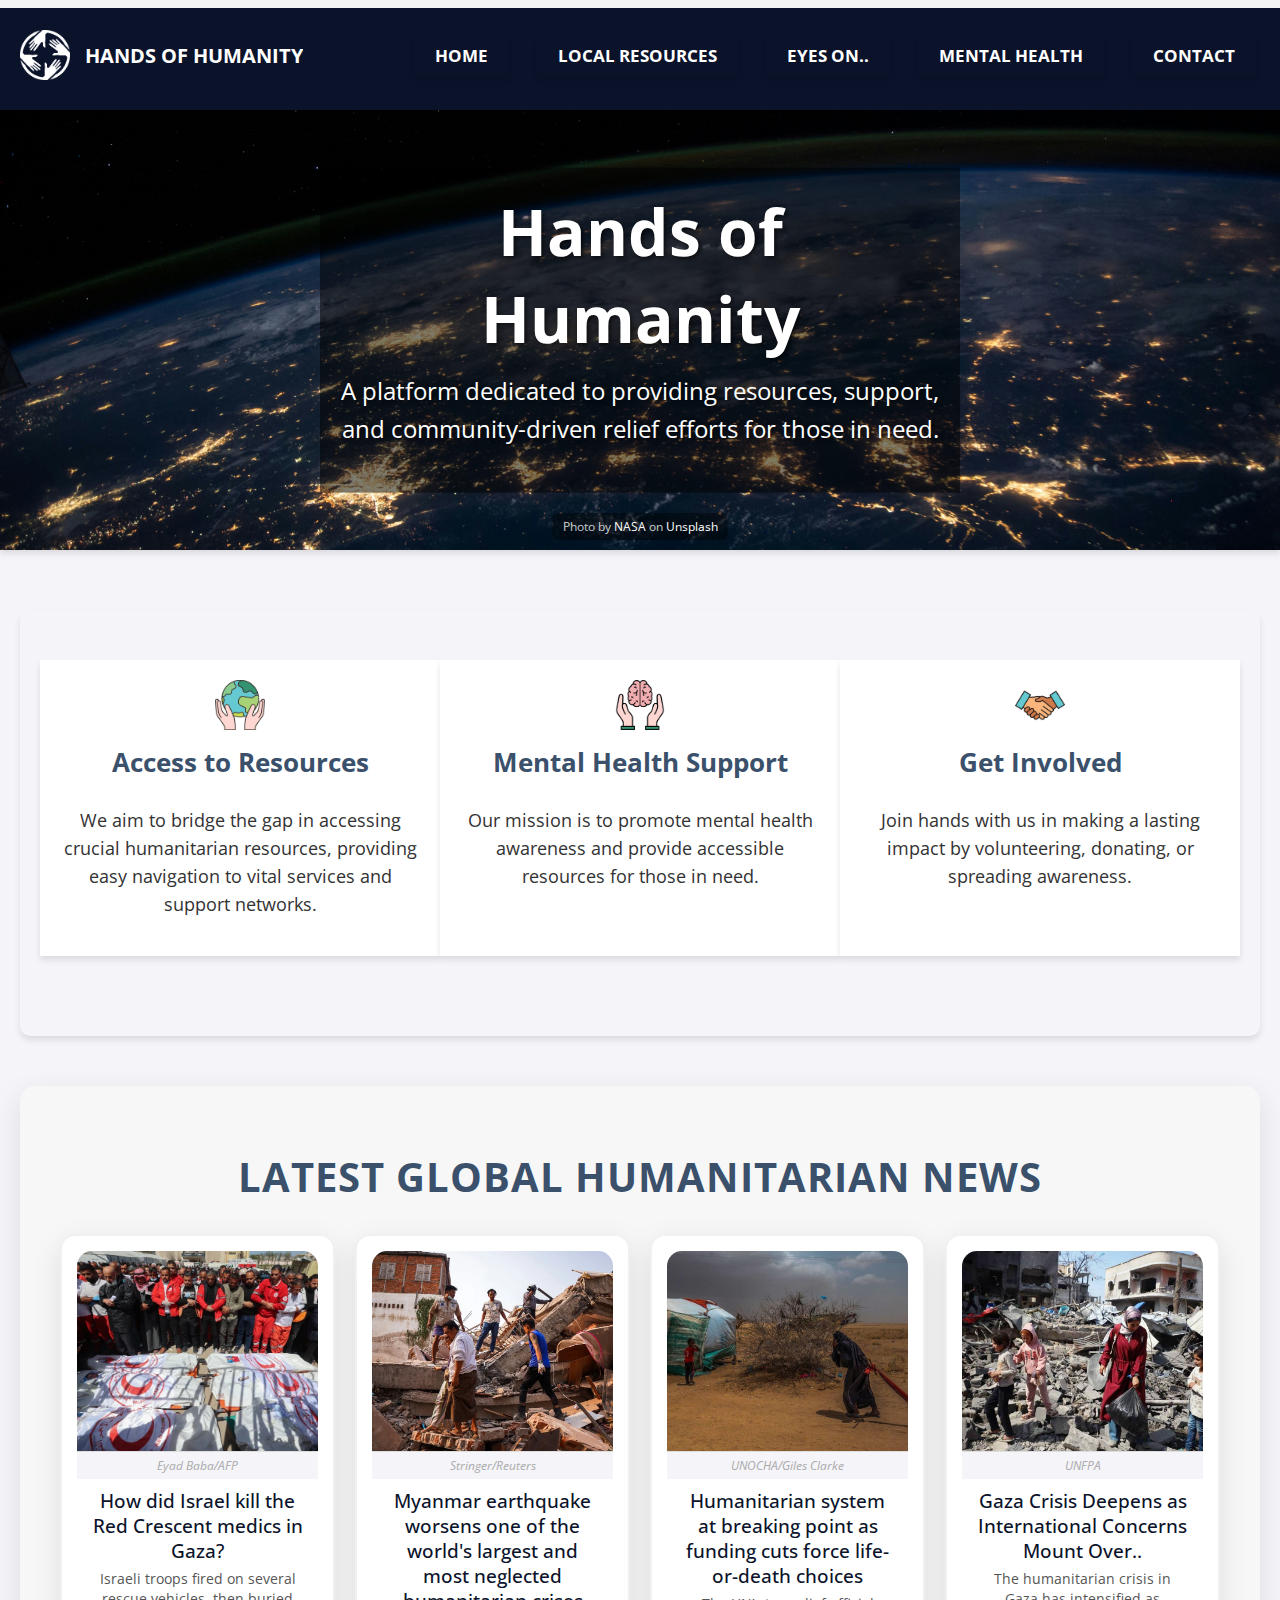
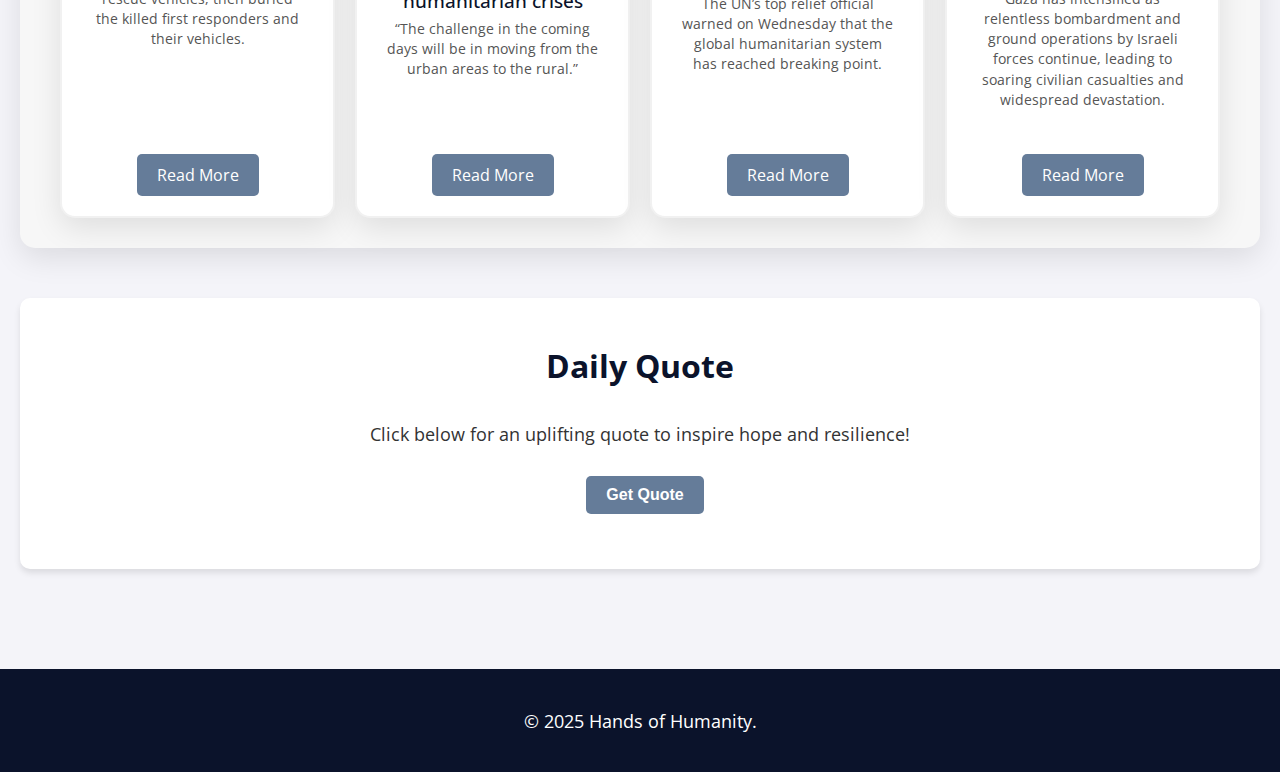
<file: index.html>
<!DOCTYPE html>
<html lang="en">
<head>
    <meta charset="UTF-8">
    <meta name="viewport" content="width=device-width, initial-scale=1.0">
    <title>Hands of Humanity</title>
	<link rel="preconnect" href="https://fonts.googleapis.com">
<link rel="preconnect" href="https://fonts.gstatic.com" crossorigin>
<link href="https://fonts.googleapis.com/css2?family=Open+Sans:ital,wght@0,300..800;1,300..800&display=swap" rel="stylesheet">
    <link rel="stylesheet" href="styles.css">
</head>
<body>
    <header>
        <div class="logo">
    
        <img src="logo.png" alt="Hands of Humanity Logo" class="logo-icon">
        <div class="logo-text">Hands of Humanity</div>
    
		</div>
        <nav>
    <!-- Hamburger icon for small screens -->
    <div class="nav-toggle" id="nav-toggle">☰</div>

    <ul class="nav-links" id="nav-links">
        <li><a href="index.html">Home</a></li>
        <li><a href="resources.html">Local Resources</a></li>
        <li class="dropdown">
            <a href="#" id="eyes-on-link">EYES ON..</a>
            <ul class="dropdown-menu" id="dropdown-menu">
                <li><a href="palestine.html">Palestine</a></li>
                <li><a href="yemen.html">Yemen</a></li>
                <li><a href="lebanon.html">Lebanon</a></li>
            </ul>
        </li>
        <li><a href="mentalhealth.html">Mental Health</a></li>
        <li><a href="contact.html">Contact</a></li>
    </ul>
</nav>

    </header>
    
	<div id="progress-container">
    <div id="progress-bar"></div>
</div>
	
	<section class="hero-section">
	<div class="hero-image">
        <img src="index-hero.jpg" alt="Home Image">
    </div>
    <div class="hero-content">
        <h1>Hands of Humanity</h1>
        <p>A platform dedicated to providing resources, support, and community-driven relief efforts for those in need.</p>
    </div>
    <div class="credit-text">
        Photo by <a href="https://unsplash.com/@nasa?utm_content=creditCopyText&utm_medium=referral&utm_source=unsplash">NASA</a> on <a href="https://unsplash.com/photos/photo-of-outer-space-Q1p7bh3SHj8?utm_content=creditCopyText&utm_medium=referral&utm_source=unsplash">Unsplash</a>
      
    </div>
</section>
    <main>
	<section class="mission-statement">
    <div class="mission-container">
        <div class="mission-item">
            <img src="earth-logo.png" alt="Access to Resources" class="mission-icon">
            <h3>Access to Resources</h3>
            <p>We aim to bridge the gap in accessing crucial humanitarian resources, providing easy navigation to vital services and support networks.</p>
        </div>
        <div class="mission-item">
            <img src="mentalhealth-icon.jpg" alt="Mental Health Support" class="mission-icon">
            <h3>Mental Health Support</h3>
            <p>Our mission is to promote mental health awareness and provide accessible resources for those in need.</p>
        </div>
        <div class="mission-item">
            <img src="getinvolved-icon.jpg" alt="Get Involved" class="mission-icon">
            <h3>Get Involved</h3>
            <p>Join hands with us in making a lasting impact by volunteering, donating, or spreading awareness.</p>
        </div>
    </div>
</section>



        <!-- Latest Headlines Section -->
        <section class="headlines">
            <h2>Latest Global Humanitarian News</h2>
            <div class="headline-cards-container">
                <div class="headline-card">
                    <img src="thumbnail1.jpg" alt="Story Image">
					<div class="image-credit">Eyad Baba/AFP</a></div>
                    <div class="headline-content">
                        <h3>How did Israel kill the Red Crescent medics in Gaza?</h3>
                        <p>Israeli troops fired on several rescue vehicles, then buried the killed first responders and their vehicles.</p>
                        <a href="https://www.aljazeera.com/features/2025/4/1/rescue-workers-israel-killed-found-in-mass-grave-in-gaza-what-to-know" class="read-more-btn">Read More</a>
                    </div>
                </div>
                <div class="headline-card">
                    <img src="thumbnail2.jpg" alt="Story Image">
					<div class="image-credit">Stringer/Reuters</div>
                    <div class="headline-content">
                        <h3>Myanmar earthquake worsens one of the world's largest and most neglected humanitarian crises</h3>
                        <p>“The challenge in the coming days will be in moving from the urban areas to the rural.”</p>
                        <a href="https://www.thenewhumanitarian.org/?gad_source=1&gclid=EAIaIQobChMI6PKcj6m6jAMV11z_AR33FjcMEAAYASAAEgKxh_D_BwE" class="read-more-btn">Read More</a>
                    </div>
                </div>
                <div class="headline-card">
                    <img src="thumbnail3.jpg" alt="Story Image">
					<div class="image-credit">UNOCHA/Giles Clarke</a></div>
                    <div class="headline-content">
                        <h3>Humanitarian system at breaking point as funding cuts force life-or-death choices</h3>
                        <p>The UN’s top relief official warned on Wednesday that the global humanitarian system has reached breaking point.</p>
                        <a href="https://news.un.org/en/story/2025/03/1161066" class="read-more-btn">Read More</a>
                    </div>
                </div>
                <div class="headline-card">
                    <img src="thumbnail4.jpg" alt="Story Image">
					<div class="image-credit">UNFPA</div>
                    <div class="headline-content">
                        <h3>Gaza Crisis Deepens as International Concerns Mount Over..</h3>
                        <p>The humanitarian crisis in Gaza has intensified as relentless bombardment and ground operations by Israeli forces continue, leading to soaring civilian casualties and widespread devastation.</p>
                        <a href="https://kashmirlife.net/gaza-crisis-deepens-as-international-concerns-mount-over-civilian-casualties-and-humanitarian-conditions-387106/" class="read-more-btn">Read More</a>
                    </div>
                </div>
            </div>
        </section>
		
		
		
		
		
		<section class="daily-quote-section">
    <h2>Daily Quote</h2>
    <p id="mental-health-tip">Click below for an uplifting quote to inspire hope and resilience!</p>
    <button id="generate-tip">Get Quote</button>
    <p id="tipDisplay"></p> <!-- This is where the tip will appear -->
</section>
    </main>
    
    <footer>
        <p>&copy; 2025 Hands of Humanity. </p>
    </footer>

    <button id="back-to-top" class="back-to-top-btn">↑</button>
    <script src="script.js"></script>
</body>
</html>
</file>
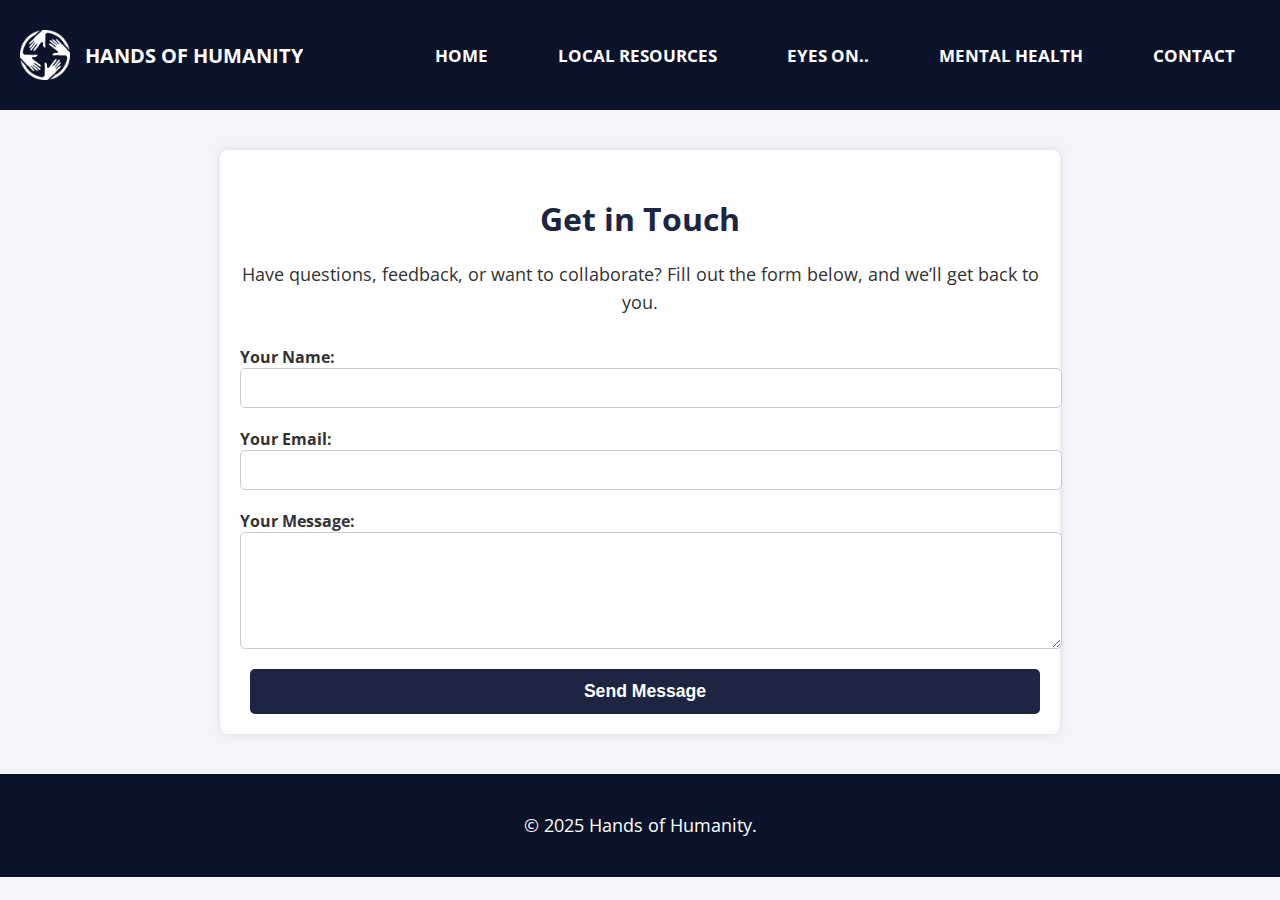
<file: contact.html>
<!DOCTYPE html>
<html lang="en">
<head>
    <meta charset="UTF-8">
    <meta name="viewport" content="width=device-width, initial-scale=1.0">
    <title>Contact Us</title>
	<link rel="preconnect" href="https://fonts.googleapis.com">
<link rel="preconnect" href="https://fonts.gstatic.com" crossorigin>
<link href="https://fonts.googleapis.com/css2?family=Open+Sans:ital,wght@0,300..800;1,300..800&display=swap" rel="stylesheet">
    <link rel="stylesheet" href="styles.css">
</head>
<body>
    <header>
        <div class="logo">
    
        <img src="logo.png" alt="Hands of Humanity Logo" class="logo-icon">
        <div class="logo-text">Hands of Humanity</div>
    
		</div>
       <nav>
    <!-- Hamburger icon for small screens -->
    <div class="nav-toggle" id="nav-toggle">☰</div>

    <ul class="nav-links" id="nav-links">
        <li><a href="index.html">Home</a></li>
        <li><a href="resources.html">Local Resources</a></li>
        <li class="dropdown">
            <a href="#" id="eyes-on-link">EYES ON..</a>
            <ul class="dropdown-menu" id="dropdown-menu">
                <li><a href="palestine.html">Palestine</a></li>
                <li><a href="yemen.html">Yemen</a></li>
                <li><a href="lebanon.html">Lebanon</a></li>
            </ul>
        </li>
        <li><a href="mentalhealth.html">Mental Health</a></li>
        <li><a href="contact.html">Contact</a></li>
    </ul>
</nav>

    </header>

    <main class="contact-container">
        <h2>Get in Touch</h2>
        <p>Have questions, feedback, or want to collaborate? Fill out the form below, and we’ll get back to you.</p>

        <form action="https://formspree.io/f/xzzejrvp" method="POST" class="contact-form">

            <div class="form-group">
                <label for="name">Your Name:</label>
                <input type="text" id="name" name="name" required>
            </div>

            <div class="form-group">
                <label for="email">Your Email:</label>
                <input type="email" id="email" name="email" required>
            </div>

            <div class="form-group">
                <label for="message">Your Message:</label>
                <textarea id="message" name="message" rows="5" required></textarea>
            </div>

            <button type="submit">Send Message</button>
        </form>

        
    </main>

    <footer>
        <p>&copy; 2025 Hands of Humanity. </p>
    </footer>
    <script src="script.js"></script>
</body>
</html>
</file>
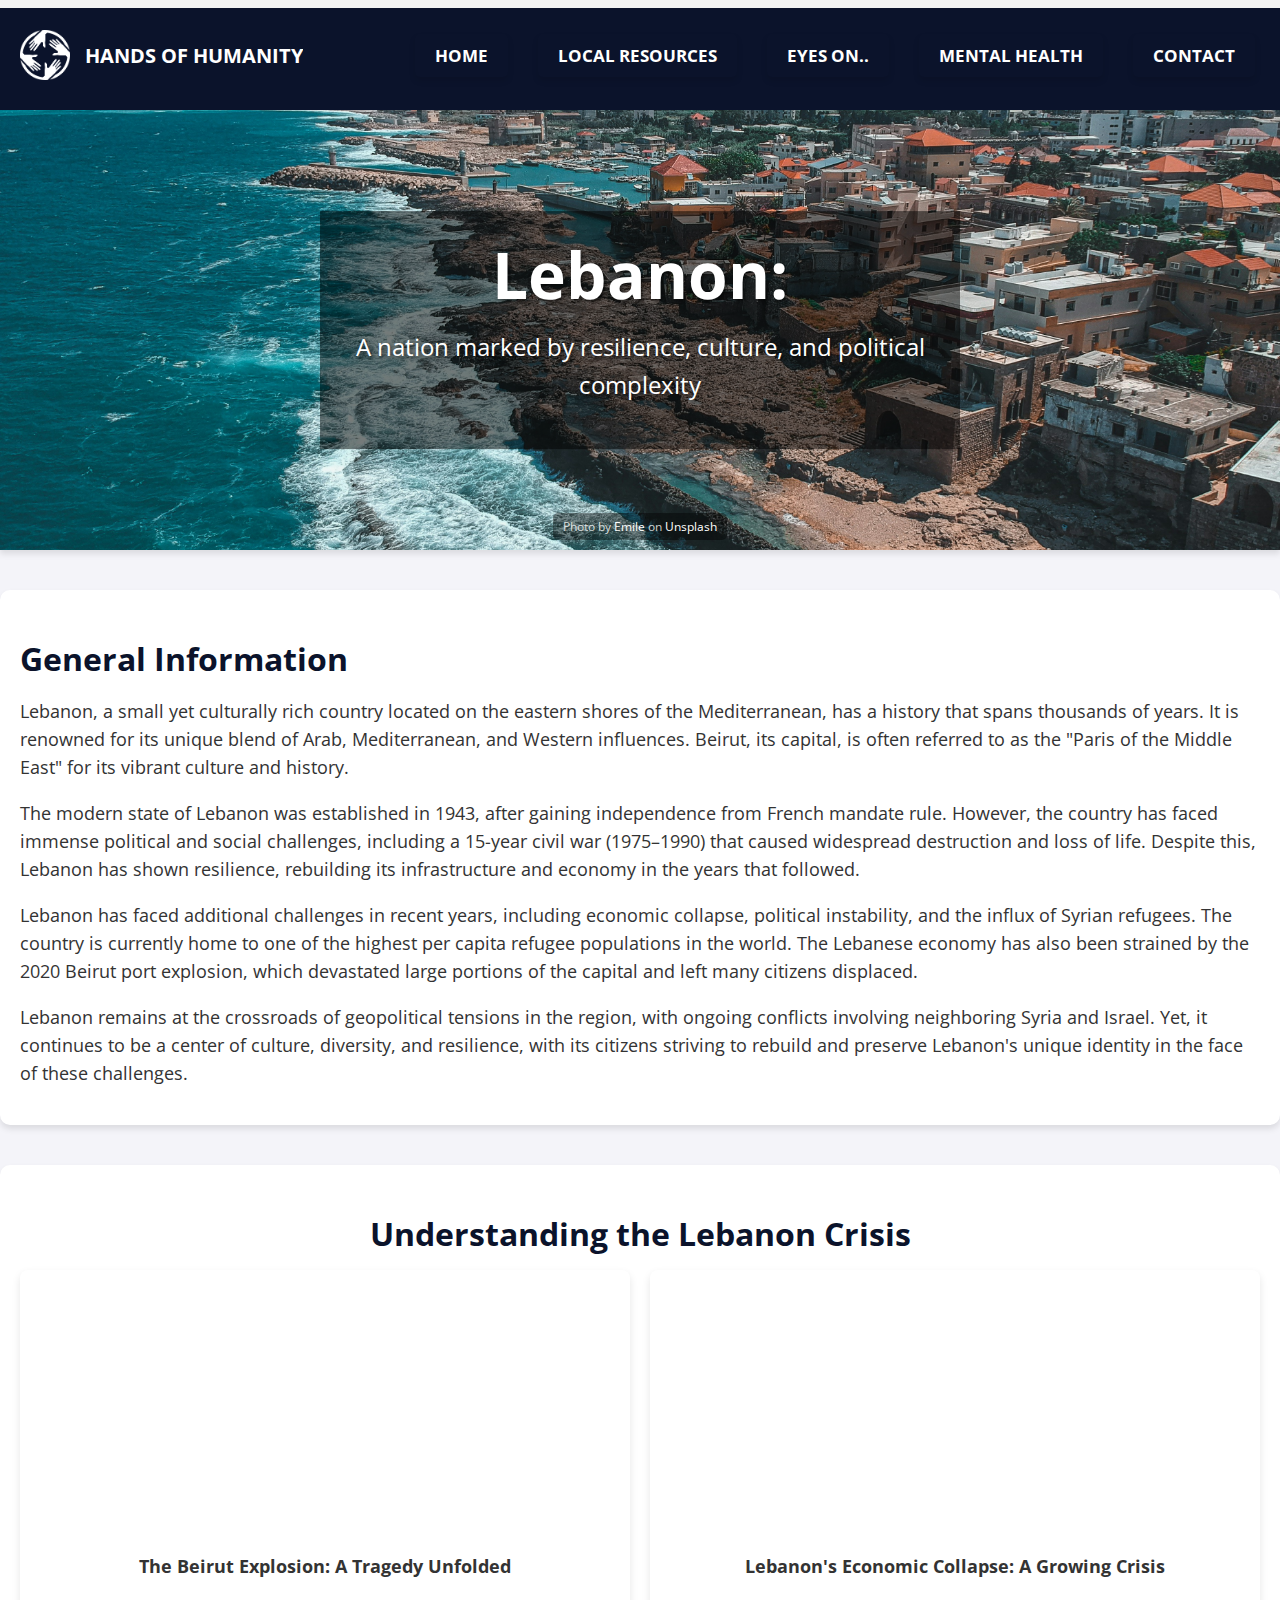
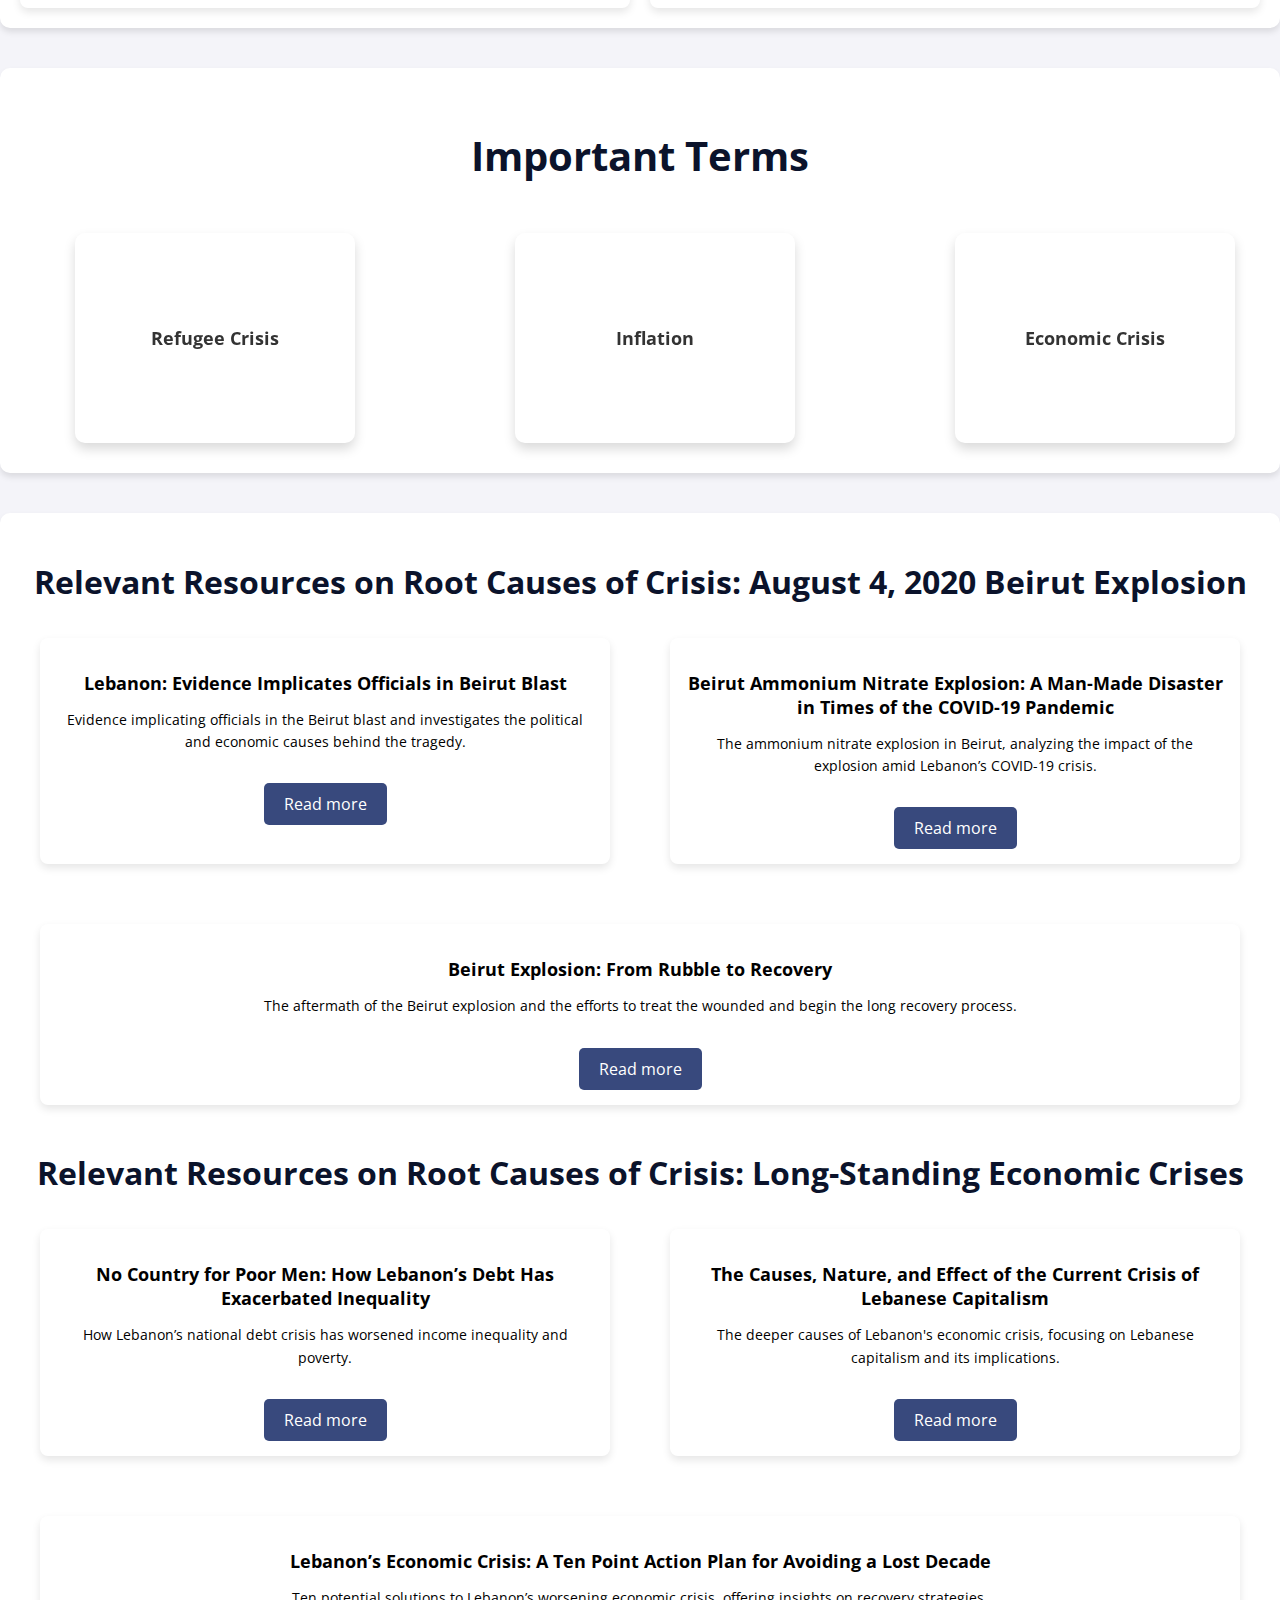
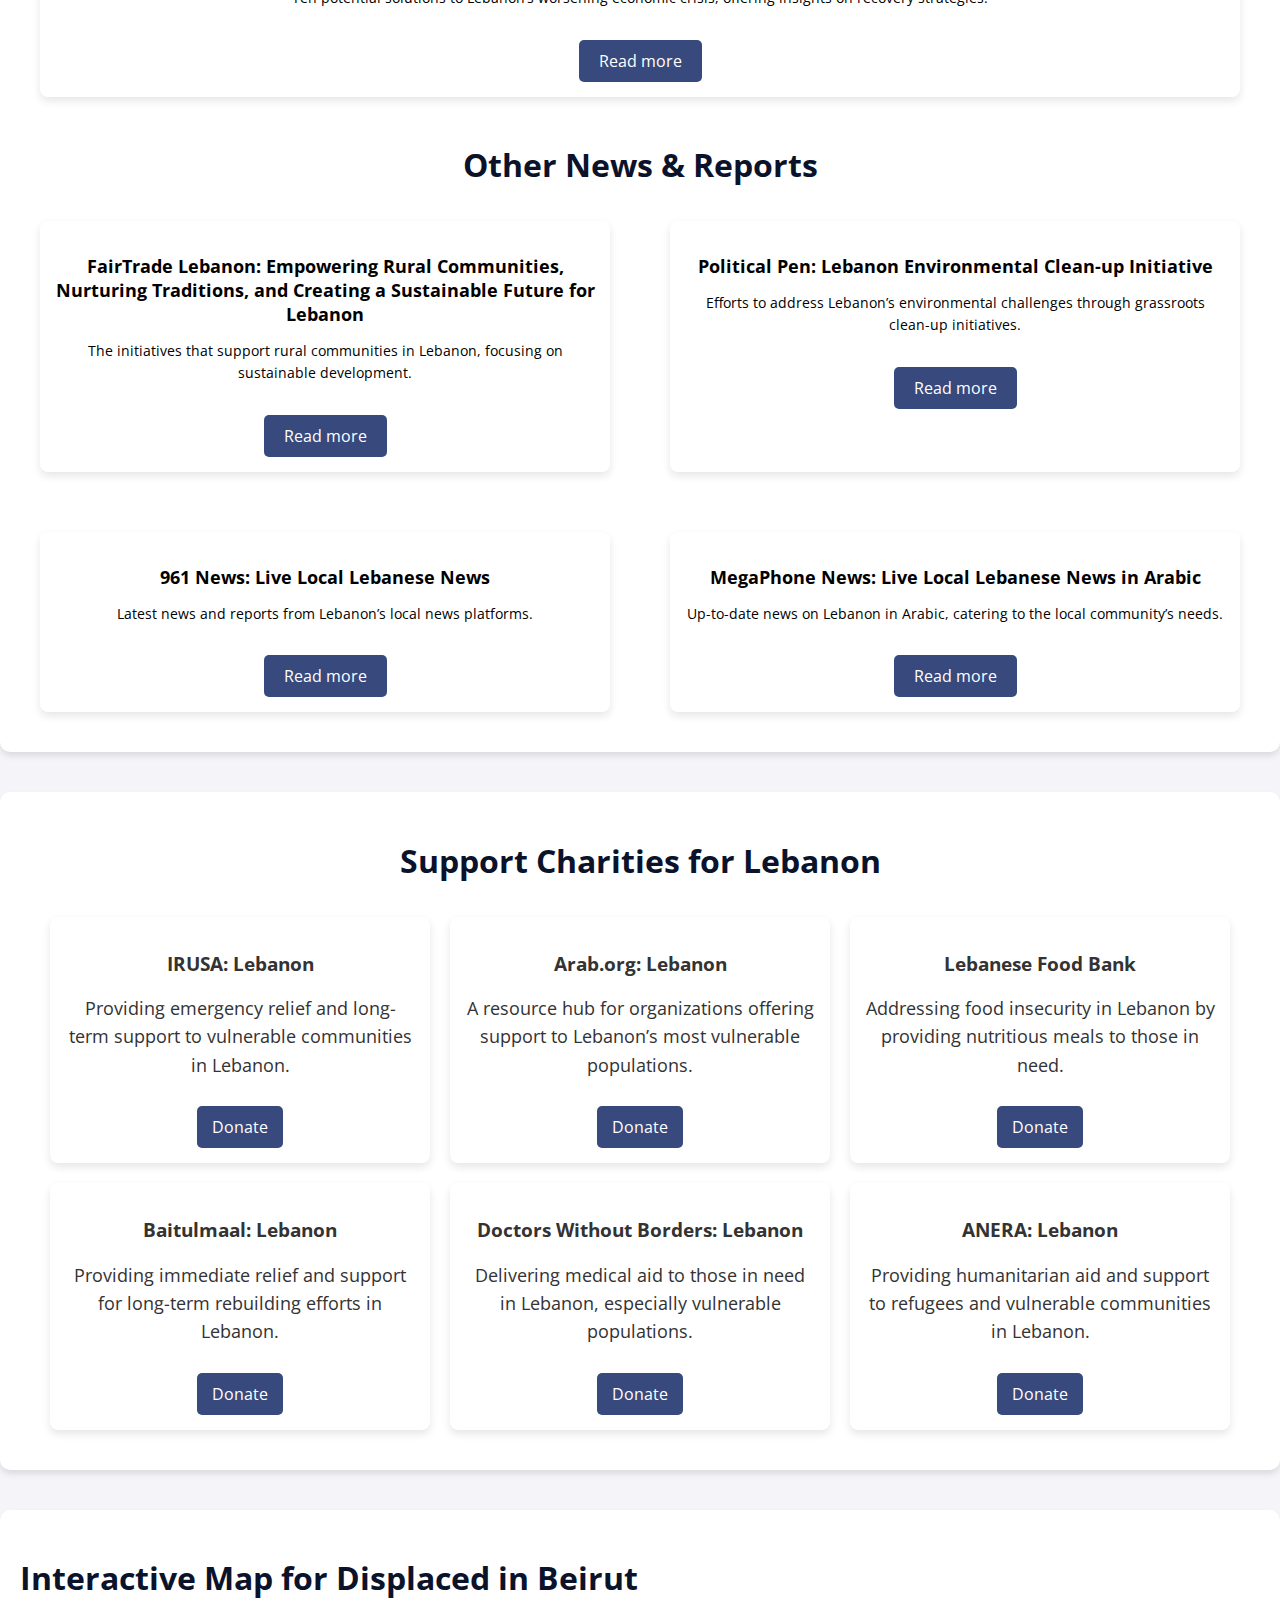
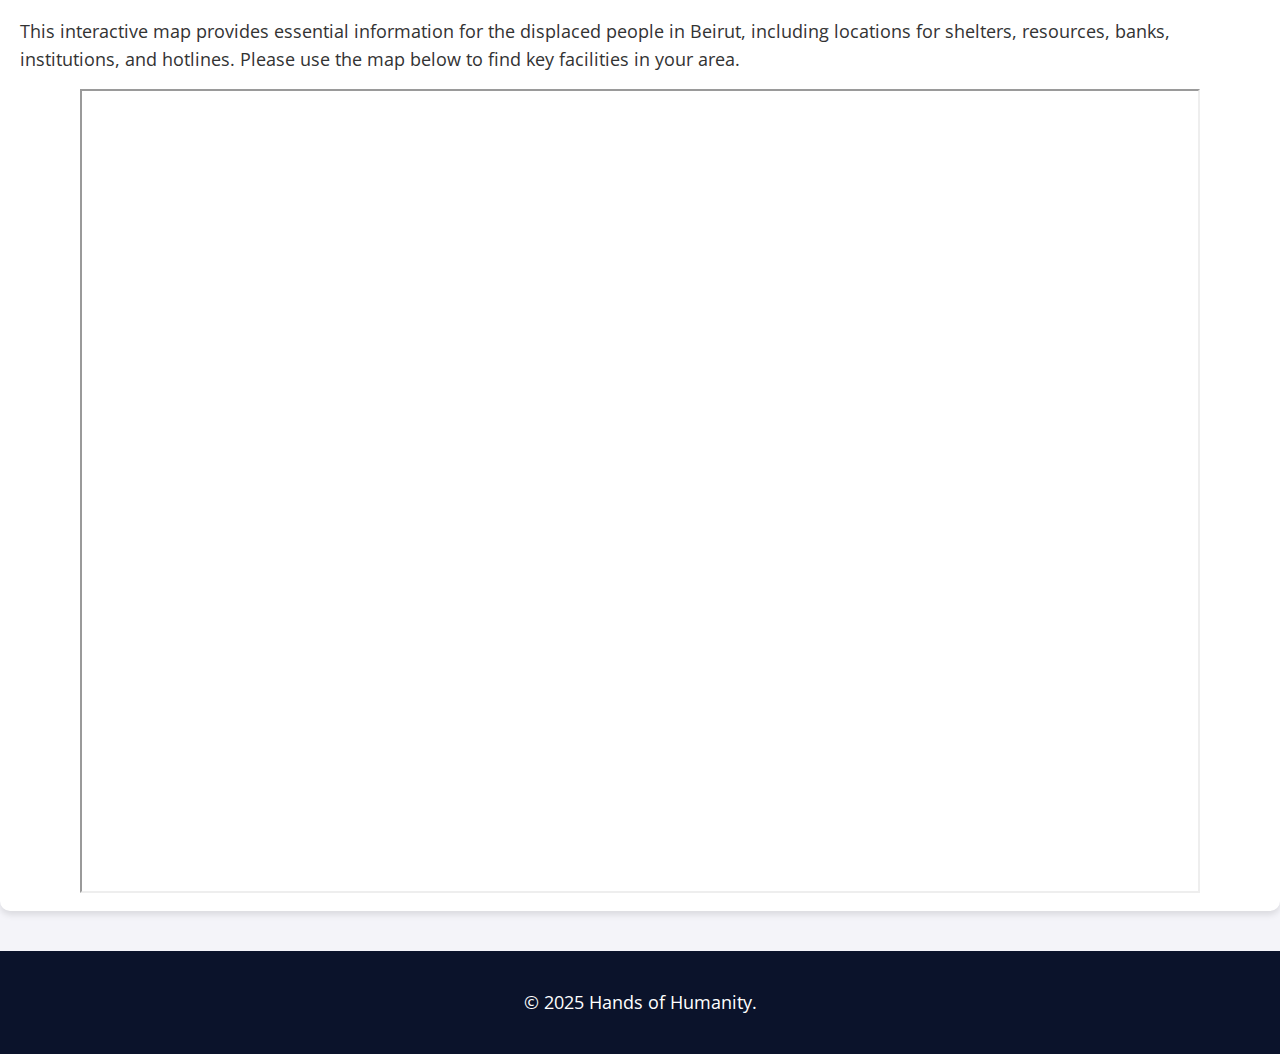
<file: lebanon.html>
<!DOCTYPE html>
<html lang="en">
<head>
    <meta charset="UTF-8">
    <meta name="viewport" content="width=device-width, initial-scale=1.0">
    <title>Lebanon</title>
	<link rel="preconnect" href="https://fonts.googleapis.com">
<link rel="preconnect" href="https://fonts.gstatic.com" crossorigin>
<link href="https://fonts.googleapis.com/css2?family=Open+Sans:ital,wght@0,300..800;1,300..800&display=swap" rel="stylesheet">
	<link rel="stylesheet" href="styles.css">
</head>
<body>
    <header>
        <div class="logo">
    
        <img src="logo.png" alt="Hands of Humanity Logo" class="logo-icon">
        <div class="logo-text">Hands of Humanity</div>
    
		</div>
        <nav>
    <!-- Hamburger icon for small screens -->
    <div class="nav-toggle" id="nav-toggle">☰</div>

    <ul class="nav-links" id="nav-links">
        <li><a href="index.html">Home</a></li>
        <li><a href="resources.html">Local Resources</a></li>
        <li class="dropdown">
            <a href="#" id="eyes-on-link">EYES ON..</a>
            <ul class="dropdown-menu" id="dropdown-menu">
                <li><a href="palestine.html">Palestine</a></li>
                <li><a href="yemen.html">Yemen</a></li>
                <li><a href="lebanon.html">Lebanon</a></li>
            </ul>
        </li>
        <li><a href="mentalhealth.html">Mental Health</a></li>
        <li><a href="contact.html">Contact</a></li>
    </ul>
</nav>

    </header>

<div id="progress-container">
    <div id="progress-bar"></div>
</div>

   <section class="hero-section">
    <div class="hero-image">
        <img src="lebanon-hero.jpg" alt="Lebanon Image">
    </div>
    <div class="hero-content">
        <h1>Lebanon:</h1>
        <p>A nation marked by resilience, culture, and political complexity</p>
    </div>
    <div class="credit-text">
        Photo by <a href="https://unsplash.com/@contentbyemile?utm_content=creditCopyText&utm_medium=referral&utm_source=unsplash">Emile</a> on <a href="https://unsplash.com/photos/aerial-view-of-city-near-body-of-water-during-daytime-h8appowEHs8?utm_content=creditCopyText&utm_medium=referral&utm_source=unsplash">Unsplash</a>
      
    </div>
</section>

<section id="general-info">
    <h2>General Information</h2>
    <p>Lebanon, a small yet culturally rich country located on the eastern shores of the Mediterranean, has a history that spans thousands of years. It is renowned for its unique blend of Arab, Mediterranean, and Western influences. Beirut, its capital, is often referred to as the "Paris of the Middle East" for its vibrant culture and history.</p>
    <p>The modern state of Lebanon was established in 1943, after gaining independence from French mandate rule. However, the country has faced immense political and social challenges, including a 15-year civil war (1975–1990) that caused widespread destruction and loss of life. Despite this, Lebanon has shown resilience, rebuilding its infrastructure and economy in the years that followed.</p>
    <p>Lebanon has faced additional challenges in recent years, including economic collapse, political instability, and the influx of Syrian refugees. The country is currently home to one of the highest per capita refugee populations in the world. The Lebanese economy has also been strained by the 2020 Beirut port explosion, which devastated large portions of the capital and left many citizens displaced.</p>
    <p>Lebanon remains at the crossroads of geopolitical tensions in the region, with ongoing conflicts involving neighboring Syria and Israel. Yet, it continues to be a center of culture, diversity, and resilience, with its citizens striving to rebuild and preserve Lebanon's unique identity in the face of these challenges.</p>
</section>


<!-- Video Section for Lebanon -->
<section class="video-section">
    <h2>Understanding the Lebanon Crisis</h2>
    <div class="video-container">
        <div class="video-card">
            <iframe width="100%" height="250" src="https://www.youtube.com/embed/a25_tjQCSfE" frameborder="0" allowfullscreen></iframe>
            <p><strong>The Beirut Explosion: A Tragedy Unfolded</strong></p>
        </div>
        <div class="video-card">
            <iframe width="100%" height="250" src="https://www.youtube.com/embed/n3Y2GQJMb_4" frameborder="0" allowfullscreen></iframe>
            <p><strong>Lebanon's Economic Collapse: A Growing Crisis</strong></p>
        </div>
    </div>
</section>


<!-- Important Terms Section -->
<section class="terms-section">
    <h2>Important Terms</h2>
    <div class="terms-container">
        <!-- Refugee Crisis Card -->
        <div class="term-card">
            <div class="card-inner">
                <div class="card-front">Refugee Crisis</div>
                <div class="card-back">A situation where a large number of individuals are forced to flee their country due to conflict, persecution, or violence, often resulting in displaced populations seeking asylum in neighboring countries or beyond.</div>
            </div>
        </div>

        <!-- Inflation Card -->
        <div class="term-card">
            <div class="card-inner">
                <div class="card-front">Inflation</div>
                <div class="card-back">The rate at which the general level of prices for goods and services rises, leading to a decrease in purchasing power. Inflation is often a key indicator of economic instability.</div>
            </div>
        </div>

        <!-- Economic Crisis Card -->
        <div class="term-card">
            <div class="card-inner">
                <div class="card-front">Economic Crisis</div>
                <div class="card-back">A severe downturn in economic activity that can involve widespread financial instability, high unemployment, inflation, and a significant contraction in the economy. Often triggered by factors like poor governance, debt, or external shocks.</div>
            </div>
        </div>
    </div>
</section>


<!-- More Articles Section -->
<section class="articles-section">
    <h2>Relevant Resources on Root Causes of Crisis: August 4, 2020 Beirut Explosion</h2>
    <div class="articles-container">
        <!-- August 4, 2020 Beirut Explosion -->
        <div class="article-card">
            <h3>Lebanon: Evidence Implicates Officials in Beirut Blast</h3>
            <p>Evidence implicating officials in the Beirut blast and investigates the political and economic causes behind the tragedy.</p>
            <a href="https://www.hrw.org/video-photos/interactive/2021/08/02/lebanon-evidence-implicates-officials-beirut-blast-targeted" class="article-button" target="_blank">Read more</a>
        </div>

        <!-- Beirut Ammonium Nitrate Explosion -->
        <div class="article-card">
            <h3>Beirut Ammonium Nitrate Explosion: A Man-Made Disaster in Times of the COVID-19 Pandemic</h3>
            <p>The ammonium nitrate explosion in Beirut, analyzing the impact of the explosion amid Lebanon’s COVID-19 crisis.</p>
            <a href="https://pmc.ncbi.nlm.nih.gov/articles/PMC7985624/" class="article-button" target="_blank">Read more</a>
        </div>

        <!-- Beirut Explosion: From Rubble to Recovery -->
        <div class="article-card">
            <h3>Beirut Explosion: From Rubble to Recovery</h3>
            <p>The aftermath of the Beirut explosion and the efforts to treat the wounded and begin the long recovery process.</p>
            <a href="https://www.redcross.org/about-us/news-and-events/news/2020/beirut-explosion-red-cross-treating-the-wounded.html?srsltid=AfmBOorYPh8DQ9cyR4zAXF9cqh451N5ljHocVUJ-QGjv7BXRHcBmoDpf" class="article-button" target="_blank">Read more</a>
        </div>
    </div>

    <h2>Relevant Resources on Root Causes of Crisis: Long-Standing Economic Crises</h2>
    <div class="articles-container">
        <!-- No Country for Poor Men -->
        <div class="article-card">
            <h3>No Country for Poor Men: How Lebanon’s Debt Has Exacerbated Inequality</h3>
            <p>How Lebanon’s national debt crisis has worsened income inequality and poverty.</p>
            <a href="https://carnegieendowment.org/research/2019/10/no-country-for-poor-men-how-lebanons-debt-has-exacerbated-inequality?lang=en&center=middle-east" class="article-button" target="_blank">Read more</a>
        </div>

        <!-- The Causes, Nature, and Effect of the Current Crisis of Lebanese Capitalism -->
        <div class="article-card">
            <h3>The Causes, Nature, and Effect of the Current Crisis of Lebanese Capitalism</h3>
            <p>The deeper causes of Lebanon's economic crisis, focusing on Lebanese capitalism and its implications.</p>
            <a href="https://www.tandfonline.com/doi/abs/10.1080/13537113.2019.1565178" class="article-button" target="_blank">Read more</a>
        </div>

        <!-- Lebanon’s Economic Crisis: A Ten Point Action Plan for Avoiding a Lost Decade -->
        <div class="article-card">
            <h3>Lebanon’s Economic Crisis: A Ten Point Action Plan for Avoiding a Lost Decade</h3>
            <p>Ten potential solutions to Lebanon’s worsening economic crisis, offering insights on recovery strategies.</p>
            <a href="https://carnegieendowment.org/posts/2020/01/lebanons-economic-crisis-a-ten-point-action-plan-for-avoiding-a-lost-decade?lang=en&center=middle-east" class="article-button" target="_blank">Read more</a>
        </div>
    </div>

    <h2>Other News & Reports</h2>
    <div class="articles-container">
        <!-- Empowering Rural Communities, Nuturing Traditions -->
        <div class="article-card">
            <h3>FairTrade Lebanon: Empowering Rural Communities, Nurturing Traditions, and Creating a Sustainable Future for Lebanon</h3>
            <p>The initiatives that support rural communities in Lebanon, focusing on sustainable development.</p>
            <a href="https://fairtradelebanon.org/" class="article-button" target="_blank">Read more</a>
        </div>

        <!-- Lebanon Environmental Clean-up Initiative -->
        <div class="article-card">
            <h3>Political Pen: Lebanon Environmental Clean-up Initiative</h3>
            <p>Efforts to address Lebanon’s environmental challenges through grassroots clean-up initiatives.</p>
            <a href="https://politicalpen.org/" class="article-button" target="_blank">Read more</a>
        </div>

        <!-- Live Local Lebanese News -->
        <div class="article-card">
            <h3>961 News: Live Local Lebanese News</h3>
            <p>Latest news and reports from Lebanon’s local news platforms.</p>
            <a href="https://www.the961.com/news/" class="article-button" target="_blank">Read more</a>
        </div>

        <!-- Live Local Lebanese News in Arabic -->
        <div class="article-card">
            <h3>MegaPhone News: Live Local Lebanese News in Arabic</h3>
            <p>Up-to-date news on Lebanon in Arabic, catering to the local community’s needs.</p>
            <a href="https://megaphone.news/" class="article-button" target="_blank">Read more</a>
        </div>
    </div>
</section>

<!-- Support Charities for Lebanon -->
<section class="card-section">
    <h2>Support Charities for Lebanon</h2>
    <div class="card-container">
        <div class="card">
            <h3>IRUSA: Lebanon</h3>
            <p>Providing emergency relief and long-term support to vulnerable communities in Lebanon.</p>
            <a href="https://irusa.org/middle-east/lebanon/" target="_blank" class="btn">Donate</a>
        </div>

        <div class="card">
            <h3>Arab.org: Lebanon</h3>
            <p>A resource hub for organizations offering support to Lebanon’s most vulnerable populations.</p>
            <a href="https://arab.org/portal/lebanon/where-to-donate/" target="_blank" class="btn">Donate</a>
        </div>

        <div class="card">
            <h3>Lebanese Food Bank</h3>
            <p>Addressing food insecurity in Lebanon by providing nutritious meals to those in need.</p>
            <a href="https://lebanesefoodbank.org/take-action/donate/" target="_blank" class="btn">Donate</a>
        </div>

        <div class="card">
            <h3>Baitulmaal: Lebanon</h3>
            <p>Providing immediate relief and support for long-term rebuilding efforts in Lebanon.</p>
            <a href="https://baitulmaal.org/donate/?type=One-Time&onetime-amount=250&category=Respond-Lebanon-Aid&multi=No&utm_source=lebanon-aid&utm_medium=website" target="_blank" class="btn">Donate</a>
        </div>

        <div class="card">
            <h3>Doctors Without Borders: Lebanon</h3>
            <p>Delivering medical aid to those in need in Lebanon, especially vulnerable populations.</p>
            <a href="https://donate.doctorswithoutborders.org/secure/lebanon-rr-donate-web" target="_blank" class="btn">Donate</a>
        </div>

        <div class="card">
            <h3>ANERA: Lebanon</h3>
            <p>Providing humanitarian aid and support to refugees and vulnerable communities in Lebanon.</p>
            <a href="https://support.anera.org/a/lebanon-em-1?_gl=1*1608w84*_gcl_au*MTIxMzk1NDI4NS4xNzQzNTQ2NDIx*_ga*MTc2NDI0OTY4LjE3NDM1NDY0MjI.*_ga_9D82NNM9FJ*MTc0MzU0NjQyMi4xLjEuMTc0MzU0NjU4My42MC4wLjA." target="_blank" class="btn">Donate</a>
        </div>
    </div>
</section>


<!-- Beirut Map Section -->
<section class="beirut-map-section">
    <h2>Interactive Map for Displaced in Beirut</h2>
    <p>This interactive map provides essential information for the displaced people in Beirut, including locations for shelters, resources, banks, institutions, and hotlines. Please use the map below to find key facilities in your area.</p>

    <!-- Embed Google Map -->
	<div class="map-container">
    <iframe src="https://www.google.com/maps/d/embed?mid=14xqzgifRkzrc9q_ecUu5UjS-iH0cf2sK&ll=33.88340404736617%2C35.50502899967093&z=14" width="90%" height="800"></iframe>
	<div class="map-overlay"></div>
    </div>
</section>



	<footer>
        <p>&copy; 2025 Hands of Humanity. </p>
    </footer>
	<script src="script.js"></script>
</body>
</html>
</file>
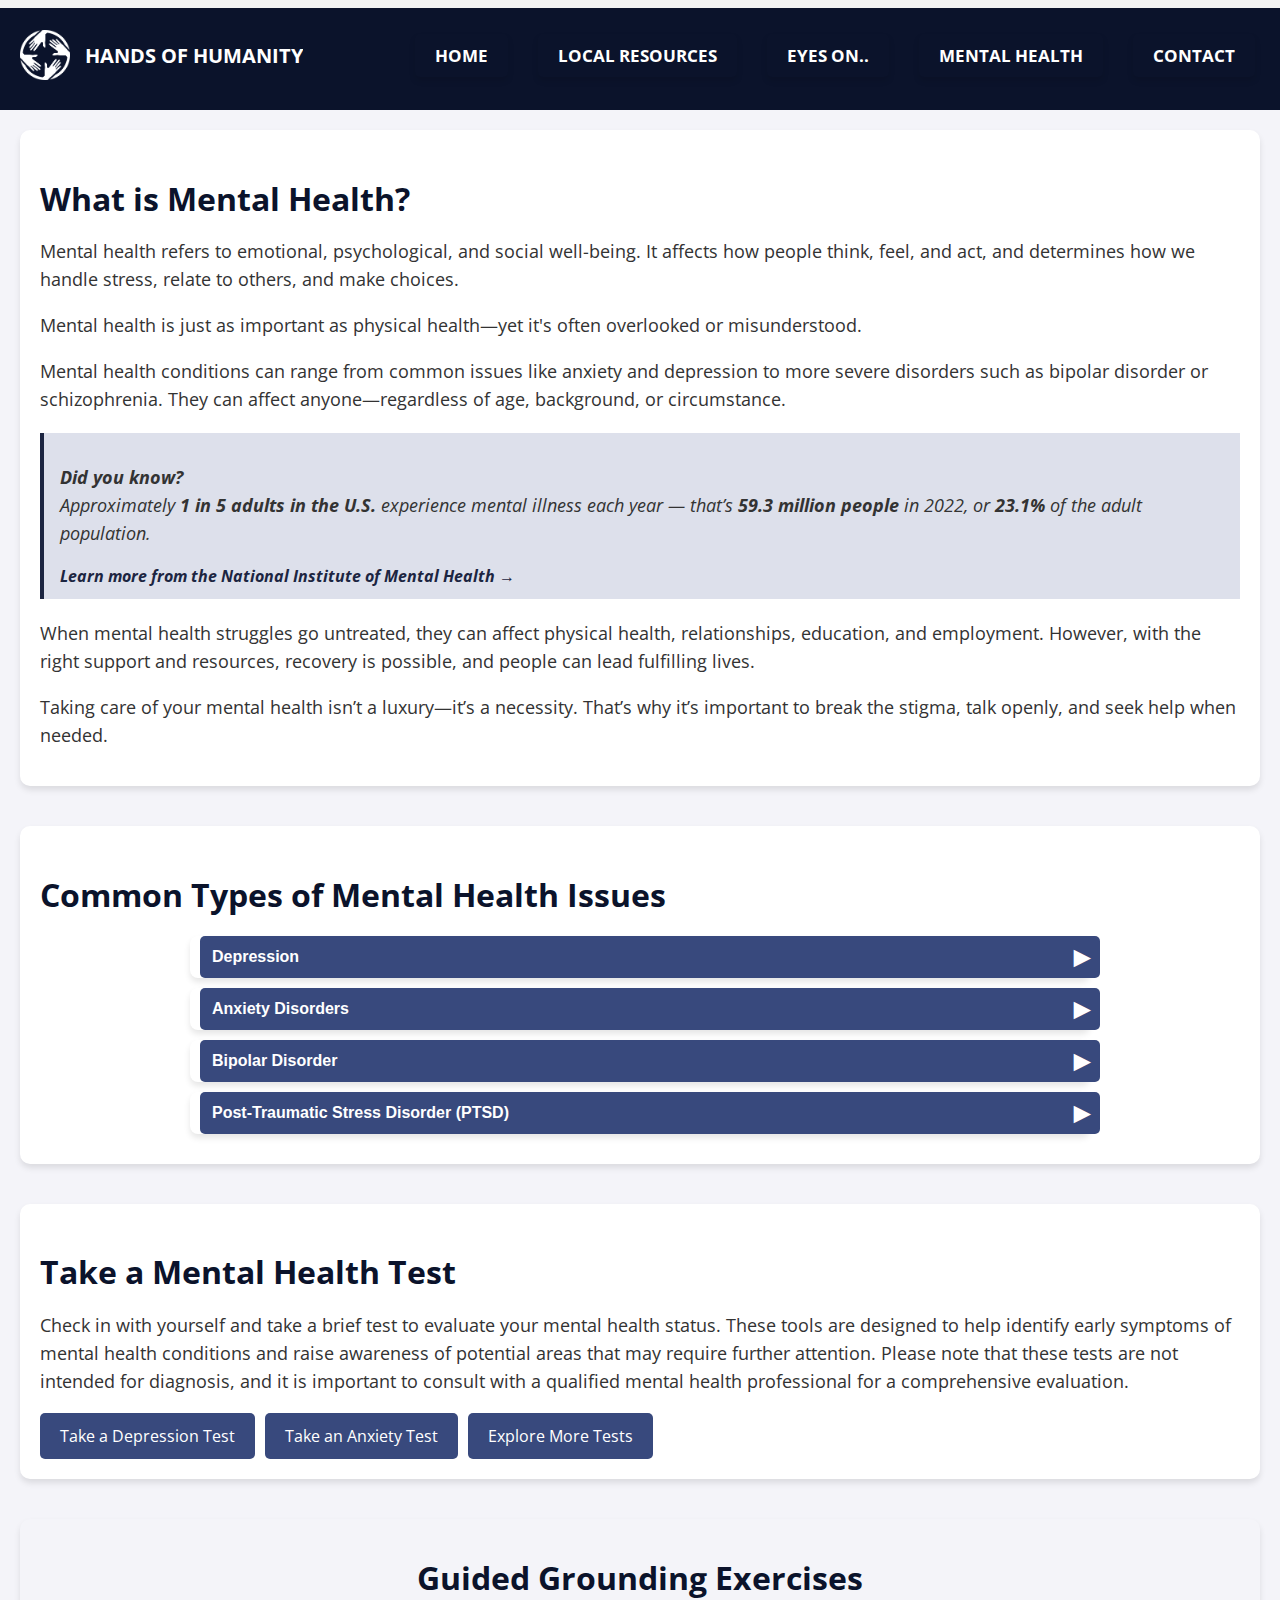
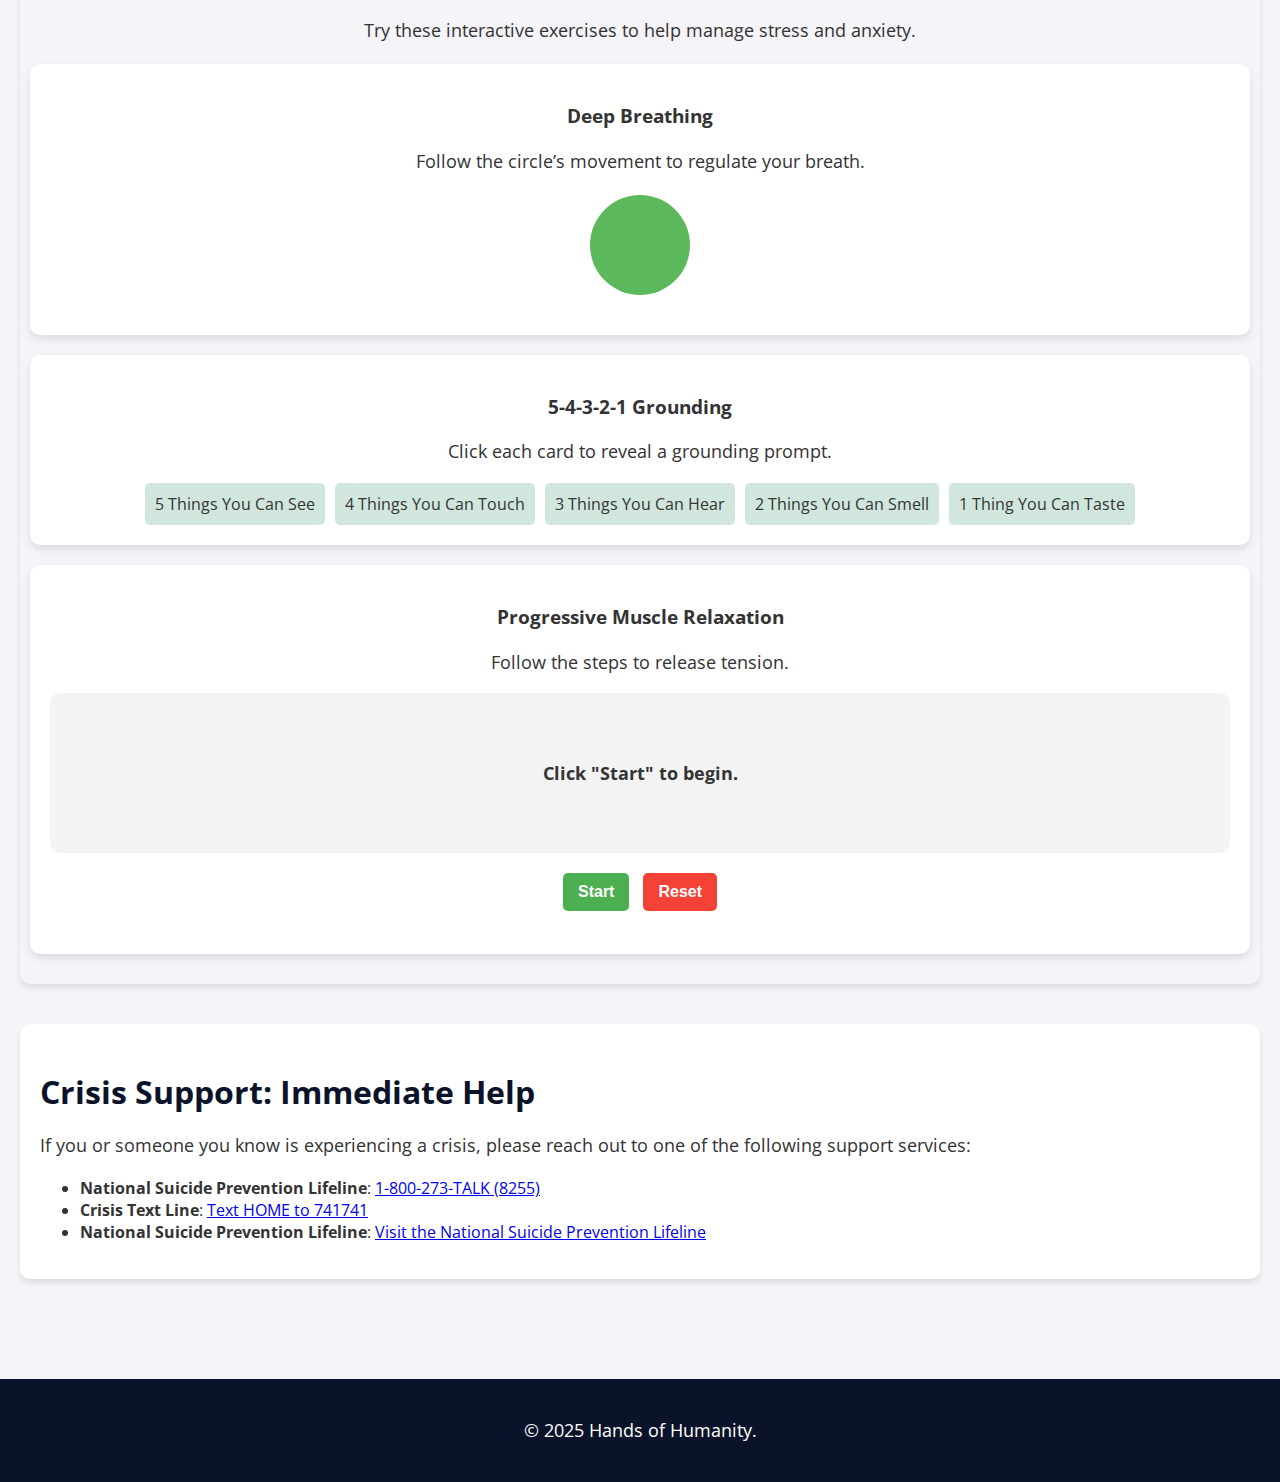
<file: mentalhealth.html>
<!-- mentalhealth.html -->
<!DOCTYPE html>
<html lang="en">
<head>
    <meta charset="UTF-8">
    <meta name="viewport" content="width=device-width, initial-scale=1.0">
    <title>Mental Health</title>
	<link rel="preconnect" href="https://fonts.googleapis.com">
<link rel="preconnect" href="https://fonts.gstatic.com" crossorigin>
<link href="https://fonts.googleapis.com/css2?family=Open+Sans:ital,wght@0,300..800;1,300..800&display=swap" rel="stylesheet">
    <link rel="stylesheet" href="styles.css">
</head>
<body>
    <header>
        <div class="logo">
    
        <img src="logo.png" alt="Hands of Humanity Logo" class="logo-icon">
        <div class="logo-text">Hands of Humanity</div>
    
		</div>
        <nav>
    <!-- Hamburger icon for small screens -->
    <div class="nav-toggle" id="nav-toggle">☰</div>

    <ul class="nav-links" id="nav-links">
        <li><a href="index.html">Home</a></li>
        <li><a href="resources.html">Local Resources</a></li>
        <li class="dropdown">
            <a href="#" id="eyes-on-link">EYES ON..</a>
            <ul class="dropdown-menu" id="dropdown-menu">
                <li><a href="palestine.html">Palestine</a></li>
                <li><a href="yemen.html">Yemen</a></li>
                <li><a href="lebanon.html">Lebanon</a></li>
            </ul>
        </li>
        <li><a href="mentalhealth.html">Mental Health</a></li>
        <li><a href="contact.html">Contact</a></li>
    </ul>
</nav>

    </header>
    
	<div id="progress-container">
    <div id="progress-bar"></div>
</div>

	
   <main>
    <section>
        <h2>What is Mental Health?</h2>
        <p>Mental health refers to emotional, psychological, and social well-being. It affects how people think, feel, and act, and determines how we handle stress, relate to others, and make choices.</p>
		<p>Mental health is just as important as physical health—yet it's often overlooked or misunderstood.</p>
		<p>Mental health conditions can range from common issues like anxiety and depression to more severe disorders such as bipolar disorder or schizophrenia. They can affect anyone—regardless of age, background, or circumstance.</p>
        <div class="mental-health-fact">
        <p><em><strong>Did you know?</strong></em><br>
        Approximately <strong>1 in 5 adults in the U.S.</strong> experience mental illness each year — that’s <strong>59.3 million people</strong> in 2022, or <strong>23.1%</strong> of the adult population.  
        <br><div class="fact-link-container">
        <a href="https://www.nimh.nih.gov/health/statistics/mental-illness" target="_blank" class="fact-link">Learn more from the National Institute of Mental Health →</a>
    </div>
	</div>
		<p>When mental health struggles go untreated, they can affect physical health, relationships, education, and employment. However, with the right support and resources, recovery is possible, and people can lead fulfilling lives.</p>
		<p>Taking care of your mental health isn’t a luxury—it’s a necessity. That’s why it’s important to break the stigma, talk openly, and seek help when needed.</p>
    </section>

    

    <section>
        <h2>Common Types of Mental Health Issues</h2>
        <div class="accordion">
            <div class="accordion-item">
                <button class="accordion-header">Depression</button>
                <div class="accordion-content">
                   <p>Depression is a common and serious mental disorder that causes persistent feelings of sadness and loss of interest in things once enjoyed, negatively affecting how you feel, think, act, and perceive the world. It can interfere with daily functioning and overall well-being, but with appropriate treatment, most people with depression can recover.</p>
					<p>Types of Depression:</p>
<ul>
    <li><strong>Major Depressive Disorder (MDD):</strong> This is the most common type of depression, characterized by persistent feelings of sadness, hopelessness, and a lack of interest in activities for at least two weeks or more.</li>
    <li><strong>Persistent Depressive Disorder (PDD):</strong> Also known as dysthymia, it involves long-term depression lasting at least two years, but the symptoms may not be as severe as major depression.</li>
    <li><strong>Bipolar Disorder:</strong> Though often categorized as a mood disorder, bipolar disorder includes depressive episodes, which alternate with episodes of mania or hypomania.</li>
    <li><strong>Seasonal Affective Disorder (SAD):</strong> This type of depression occurs seasonally, typically during the winter months when there is less sunlight.</li>
    <li><strong>Postpartum Depression:</strong> A form of depression that can occur after childbirth, affecting a mother’s mood, energy, and ability to care for her baby.</li>
    <li><strong>Psychotic Depression:</strong> A severe form of depression that includes symptoms such as delusions or hallucinations, typically stemming from the depressive state.</li>
</ul>

<p>Common Symptoms:</p>
<ul>
    <li>Feeling sad, irritable, empty, or hopeless</li>
    <li>Losing interest or pleasure in activities once enjoyed</li>
    <li>Significant changes in appetite or weight</li>
    <li>Sleeping too little or too much</li>
    <li>Decreased energy or fatigue</li>
    <li>Increased restlessness or slowed movements and speech</li>
    <li>Feeling worthless or excessively guilty</li>
    <li>Difficulty concentrating, forgetfulness, or indecisiveness</li>
    <li>Thoughts of death, suicidal ideation, or suicide attempts</li>
</ul>
				</div>
            </div>
            <div class="accordion-item">
                <button class="accordion-header">Anxiety Disorders</button>
                <div class="accordion-content">
                    <p>Anxiety disorders are the most common mental health disorders, affecting millions of people worldwide. These disorders cause excessive worry or fear, which can interfere with daily activities and physical health. There are several types of anxiety disorders, each with its own set of symptoms and challenges.</p>
					<p>Types of Anxiety Disorders:</p>
<ul>
    <li><strong>Generalized Anxiety Disorder (GAD):</strong> People with GAD experience excessive, uncontrollable worry about a variety of everyday situations.</li>
    <li><strong>Panic Disorder:</strong> This disorder involves recurrent and unexpected panic attacks, sudden periods of intense fear and discomfort.</li>
    <li><strong>Social Anxiety Disorder:</strong> Individuals with this disorder experience intense fear of being judged or negatively evaluated in social or performance situations.</li>
    <li><strong>Specific Phobias:</strong> People with specific phobias have an intense, irrational fear of a particular object or situation.</li>
    <li><strong>Obsessive-Compulsive Disorder (OCD):</strong> OCD involves persistent, unwanted thoughts (obsessions) and repetitive behaviors (compulsions) performed in response to those thoughts.</li>
</ul>

<p>Common Symptoms:</p>
<ul>
    <li>Excessive worry or fear</li>
    <li>Restlessness or feeling on edge</li>
    <li>Fatigue</li>
    <li>Difficulty concentrating or focusing</li>
    <li>Irritability</li>
    <li>Sleep disturbances</li>
</ul>
					
			   </div>
            </div>
            <div class="accordion-item">
                <button class="accordion-header">Bipolar Disorder</button>
                <div class="accordion-content">
                    <p>Bipolar disorder is a mood disorder characterized by extreme mood swings that include emotional highs (mania or hypomania) and lows (depression). These mood swings can affect a person’s ability to function in daily life, and the severity and duration of the episodes can vary widely.</p>
					<p4>Types of Bipolar Disorder:</p>
<ul>
    <li><strong>Bipolar I Disorder:</strong> Involves manic episodes lasting at least seven days or manic symptoms that are severe enough to require hospitalization.</li>
    <li><strong>Bipolar II Disorder:</strong> Characterized by depressive episodes and hypomanic episodes but not full-blown manic episodes.</li>
    <li><strong>Cyclothymic Disorder (Cyclothymia):</strong> Involves numerous periods of hypomanic and depressive symptoms lasting at least two years but not meeting the full criteria for a manic or depressive episode.</li>
    <li><strong>Other Specified Bipolar and Related Disorders:</strong> Includes cases with bipolar-like symptoms that don't meet the criteria for other types.</li>
</ul>

<p>Common Symptoms:</p>
<ul>
    <li><strong>Manic Episodes:</strong> Increased energy, euphoria, irritability, racing thoughts, impulsive behavior, and decreased need for sleep.</li>
    <li><strong>Depressive Episodes:</strong> Persistent sadness, fatigue, hopelessness, loss of interest in activities, and difficulty concentrating.</li>
</ul>
				</div>
            </div>
            <div class="accordion-item">
                <button class="accordion-header">Post-Traumatic Stress Disorder (PTSD)</button>
                <div class="accordion-content">
                    <p>PTSD is a mental health condition triggered by a traumatic event. It can develop after experiencing or witnessing an event that causes intense fear, helplessness, or horror. PTSD can affect people of all ages and backgrounds, and its symptoms can persist long after the event itself has passed.</p>
                <p>Types of PTSD:</p>
<ul>
    <li><strong>Classic PTSD:</strong> Develops after exposure to trauma, such as combat, assault, accidents, or natural disasters, leading to flashbacks and nightmares.</li>
    <li><strong>Complex PTSD:</strong> Results from prolonged or repeated trauma (e.g., chronic abuse or captivity), often leading to emotional dysregulation and relationship difficulties.</li>
    <li><strong>Childhood PTSD:</strong> Develops in children exposed to trauma such as abuse or neglect, with symptoms often manifesting as behavioral problems or anxiety.</li>
    <li><strong>Secondary PTSD (Vicarious Trauma):</strong> Occurs when someone experiences trauma indirectly by hearing or witnessing the trauma of others (e.g., therapists, emergency responders).</li>
</ul>

<p>Common Symptoms:</p>
<ul>
    <li>Flashbacks or intrusive memories</li>
    <li>Nightmares or sleep disturbances</li>
    <li>Hypervigilance (feeling constantly "on edge")</li>
    <li>Difficulty with concentration</li>
    <li>Avoidance of reminders of the trauma</li>
    <li>Emotional numbness or detachment from others</li>
</ul>
				</div>
            </div>
        </div>
    </section>

    

   <section>
        <h2>Take a Mental Health Test</h2>
        <p>Check in with yourself and take a brief test to evaluate your mental health status. These tools are designed to help identify early symptoms of mental health conditions and raise awareness of potential areas that may require further attention. Please note that these tests are not intended for diagnosis, and it is important to consult with a qualified mental health professional for a comprehensive evaluation.</p>
        <div class="resource-buttons">
            <a href="https://screening.mhanational.org/screening-tools/depression/" target="_blank" class="btn">Take a Depression Test</a>
            <a href="https://screening.mhanational.org/screening-tools/anxiety/" target="_blank" class="btn">Take an Anxiety Test</a>
            <a href="https://dpi.wi.gov/sspw/mental-health/mental/behavioral-health-screening/behavioral-health-screening/tools" target="_blank" class="btn">Explore More Tests</a>
        </div>
    </section>



<section class="grounding-section">
    <h2>Guided Grounding Exercises</h2>
    <p>Try these interactive exercises to help manage stress and anxiety.</p>

    <!-- Deep Breathing Exercise -->
    <div class="exercise-card">
        <h3>Deep Breathing</h3>
        <p>Follow the circle’s movement to regulate your breath.</p>
        <div class="breathing-circle"></div>
    </div>

    <!-- 5-4-3-2-1 Sensory Exercise -->
    <div class="exercise-card">
        <h3>5-4-3-2-1 Grounding</h3>
        <p>Click each card to reveal a grounding prompt.</p>
        <div class="sensory-container">
    <div class="sensory-card" data-category="See">5 Things You Can See</div>
    <div class="sensory-card" data-category="Touch">4 Things You Can Touch</div>
    <div class="sensory-card" data-category="Hear">3 Things You Can Hear</div>
    <div class="sensory-card" data-category="Smell">2 Things You Can Smell</div>
    <div class="sensory-card" data-category="Taste">1 Thing You Can Taste</div>
</div>

    </div>

    <!-- Progressive Muscle Relaxation -->
    <div class="exercise-card">
        <h3>Progressive Muscle Relaxation</h3>
        <p>Follow the steps to release tension.</p>
		
		
		<div id="relaxation-box">
		 <div id="fill-bar"></div>
        <p id="relaxation-step">Click "Start" to begin.</p>
        
    </div>
        <div class="relaxation-buttons">
        <button id="start-relaxation">Start</button>
        <button id="stop-relaxation">Reset</button>
    </div>
        <p id="relaxation-step"></p>
    </div>
</section>

    

	
	<section>
        <h2>Crisis Support: Immediate Help</h2>
        <p>If you or someone you know is experiencing a crisis, please reach out to one of the following support services:</p>
        <ul>
            <li><strong>National Suicide Prevention Lifeline</strong>: <a href="tel:18002738255">1-800-273-TALK (8255)</a></li>
            <li><strong>Crisis Text Line</strong>: <a href="sms:741741?body=START">Text HOME to 741741</a></li>
            <li><strong>National Suicide Prevention Lifeline</strong>: <a href="https://suicidepreventionlifeline.org" target="_blank">Visit the National Suicide Prevention Lifeline</a></li>
        </ul>
    </section>
	
</main>
    <footer>
        <p>&copy; 2025 Hands of Humanity. </p>
    </footer>
	<button id="back-to-top" class="back-to-top-btn">↑</button>
	<script src="script.js"></script>
</body>
</html>
</file>
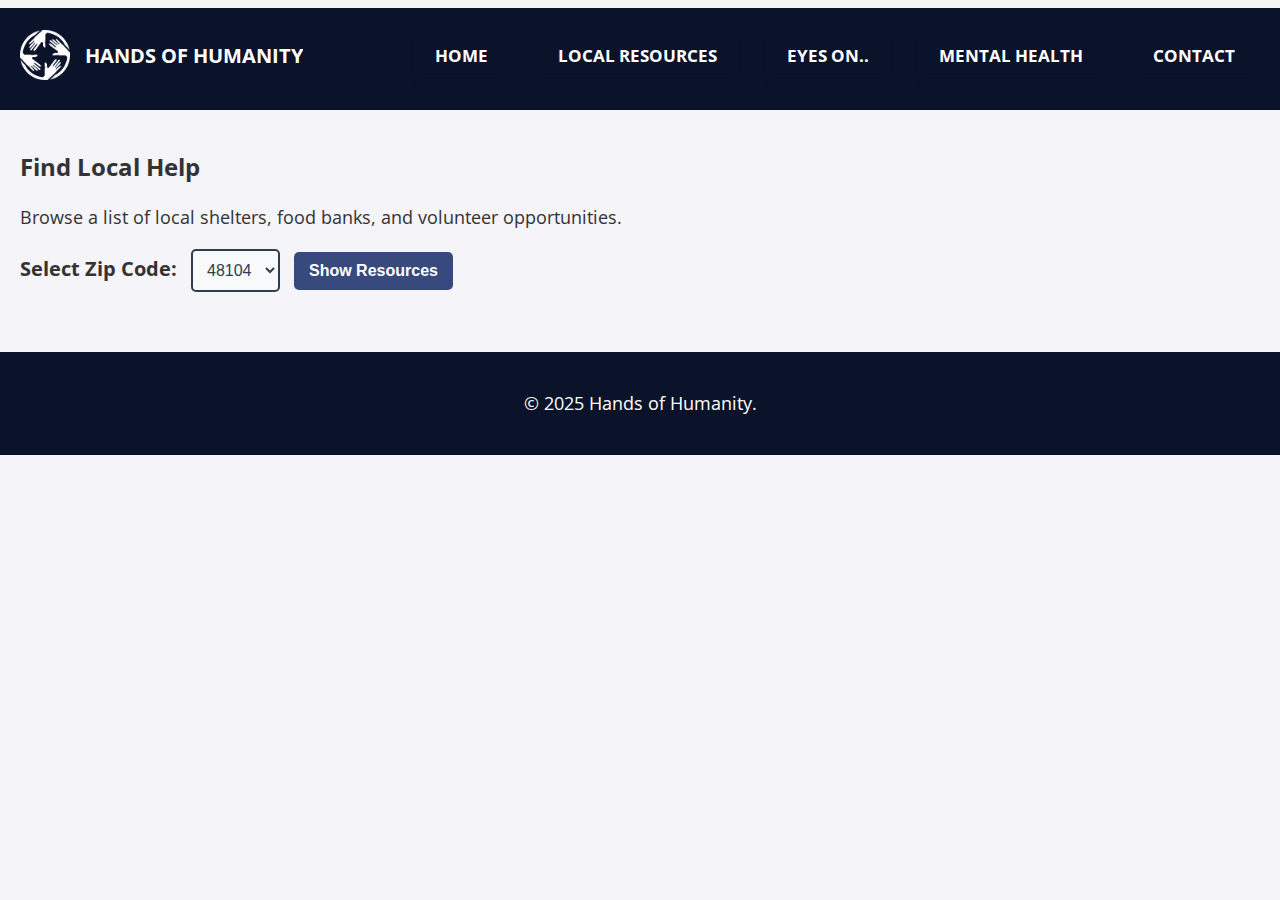
<file: resources.html>
<!-- resources.html -->
<!DOCTYPE html>
<html lang="en">
<head>
    <meta charset="UTF-8">
    <meta name="viewport" content="width=device-width, initial-scale=1.0">
    <title>Resources</title>
	<link rel="preconnect" href="https://fonts.googleapis.com">
<link rel="preconnect" href="https://fonts.gstatic.com" crossorigin>
<link href="https://fonts.googleapis.com/css2?family=Open+Sans:ital,wght@0,300..800;1,300..800&display=swap" rel="stylesheet">
    <link rel="stylesheet" href="styles.css">
</head>
<body>
    <header>
        <div class="logo">
    
        <img src="logo.png" alt="Hands of Humanity Logo" class="logo-icon">
        <div class="logo-text">Hands of Humanity</div>
    
		</div>
        <nav>
    <!-- Hamburger icon for small screens -->
    <div class="nav-toggle" id="nav-toggle">☰</div>

    <ul class="nav-links" id="nav-links">
        <li><a href="index.html">Home</a></li>
        <li><a href="resources.html">Local Resources</a></li>
        <li class="dropdown">
            <a href="#" id="eyes-on-link">EYES ON..</a>
            <ul class="dropdown-menu" id="dropdown-menu">
                <li><a href="palestine.html">Palestine</a></li>
                <li><a href="yemen.html">Yemen</a></li>
                <li><a href="lebanon.html">Lebanon</a></li>
            </ul>
        </li>
        <li><a href="mentalhealth.html">Mental Health</a></li>
        <li><a href="contact.html">Contact</a></li>
    </ul>
</nav>

    </header>
    
	<div id="progress-container">
    <div id="progress-bar"></div>
</div>
	
    <main>
        <h2>Find Local Help</h2>
        <p>Browse a list of local shelters, food banks, and volunteer opportunities.</p>

        <!-- Dropdown for selecting zip code -->
        <label for="zipcode">Select Zip Code:</label>
        <select id="zipcode">
            <option value="48104">48104</option>
            <option value="48105">48105</option>
            <option value="48126">48126</option>
        </select>
        
        <!-- Button to filter the resources based on selected zip code -->
        <button onclick="filterResources()">Show Resources</button>

        <!-- Container for displaying the filtered resources -->
        <div id="resource-cards"></div>
    </main>
    
    <footer>
        <p>&copy; 2025 Hands of Humanity. </p>
    </footer>

	<button id="back-to-top" class="back-to-top-btn">↑</button>
    <script src="script.js"></script>
</body>
</html>
</file>
<file: styles.css>
/* General Styles */
body {
     font-family: 'Open Sans', sans-serif;
    background-color: #f4f4f9;
    margin: 0;
    padding: 0;
    color: #333;
}

.main-container {
    max-width: 1200px; /* Adjust the max width as needed */
    margin: 0 auto; /* Centers the container */
    
}

header {
    background-color: #0B132B;  /* New header background color */
    color: white;
    font-size: 1.2rem;
    padding: 1rem 2rem;
    display: flex;
    justify-content: space-between;
    align-items: center;
    position: sticky;
    top: 0;
    z-index: 1000;
    transition: all 0.3s ease;
}

header.shrink {
    font-size: 1rem;
    padding: 0.5rem 2rem;
}

header.sticky {
    background-color: #002c47;  /* Darker shade for sticky state */
}




/* Style for the logo container */
/* Container for logo (icon + text) */
/* Container for logo (icon + text) */
.logo {
    display: flex;
    align-items: center; /* Vertically center the text with the icon */
    justify-content: center;
    margin-left: 10px;
    width: auto;  /* Auto width based on content */
    height: 90px; /* Define the height for the logo container */
    overflow: hidden; /* Prevents overflow if the image is too large */
}

/* Style for the logo image (icon) */
.logo-icon {
    width: 50px;  /* Adjust the size of the logo icon */
    height: auto; /* Keep the aspect ratio */
    object-fit: contain; /* Ensures the entire image is contained within the bounds */
    margin-right: 15px; /* Space between the icon and text */
}

/* Style for the text to the right of the logo */
.logo-text {
    font-size: 20px;
    font-weight: bold;
    color: #ffffff; 
    text-transform: uppercase; /* Uppercase text for emphasis */
    text-align: left; /* Align the text to the left of its container */
}


nav ul {
    list-style: none;
    display: flex;
    margin: 0;
    padding: 0;
}

.nav-toggle {
    display: none;
    font-size: 26px;
    cursor: pointer;
    margin-left: auto;
    padding: 10px;
}


/* General Responsive Nav styles */
.nav-links {
    list-style: none;
    display: flex;
    gap: 0px;
}

.nav-toggle {
    display: none;
    font-size: 30px;
    cursor: pointer;
}

/* Small screen styles */
/* Small screen styles */
@media screen and (max-width: 768px) {
    .nav-toggle {
        display: block;
        font-size: 30px;
        cursor: pointer;
        padding: 10px;
        color: #333;
        z-index: 1100;
    }
    
    .nav-links {
        display: none;
        flex-direction: column;
        background-color: #fff;
        padding: 20px;
        position: fixed;
        top: 80px; /* lower by increasing from 60px */
        left: 10px; /* a bit away from the edge */
        width: 90vw; /* not full screen width */
        max-width: 400px; /* prevent it from being huge on tablets */
        border-radius: 8px;
        box-sizing: border-box;
        z-index: 1000;
        box-shadow: 0 8px 16px rgba(0, 0, 0, 0.2);
    }

    .nav-links.active {
        display: flex;
    }

    .nav-links li {
        margin: 10px 0;
        text-align: left;
    }

    .nav-links li a {
        color: #333;
        padding: 10px;
        border-radius: 4px;
        background-color: #f1f1f1;
        width: 100%;
        display: block;
        font-size: 16px; /* Reduced font size */
    }
    
    /* Dropdown menu for "EYES ON.." */
nav .dropdown-menu {
    display: none;
    list-style: none;
    background-color: #fff; /* White background to match the rest of the nav */
    padding: 0;
    margin-top: 10px; /* Space between main menu and dropdown */
	margin-left: 20px; /* Move it a little to the right */
    border-radius: 8px;
    box-shadow: 0 8px 16px rgba(0, 0, 0, 0.2);
    width: 200px; /* Adjust this value to control the width */
    min-width: 180px; /* Ensures it doesn't get too small on small screens */
}

/* Show dropdown on click */
nav .dropdown-menu.active {
    display: block;
}

/* Dropdown items */
nav .dropdown-menu li {
    padding: 5px 8px; /* Slightly smaller padding */
}

nav .dropdown-menu li a {
    color: #333; /* Dark text color matching other links */
    text-decoration: none;
    display: block;
    font-size: 16px; /* Adjust font size */
    padding: 6px 8px; /* Adjust padding for compactness */
    background-color: #f1f1f1; /* Light background color for consistency */
	width: auto; /* Remove 100% width so it doesn't extend beyond the container */
    box-sizing: border-box; /* Ensures padding and border are included in the element's total width */
}

/* Dropdown hover effect */
nav .dropdown-menu li a:hover {
    background-color: #00466a; /* Darker background on hover */
    color: white; /* White text on hover */
}


    body {
        overflow-x: hidden;
    }
}




nav ul li {
    margin: 0 15px;
}

nav ul li a {
    font-size: 17px;
    font-weight: bold;
    text-transform: uppercase;
    color: #fff; /* White text */
    text-decoration: none;
    padding: 10px 20px;
    
    border-radius: 5px;
    display: inline-block;
    transition: all 0.3s ease; /* Smooth transition for hover effects */
    box-shadow: 0 4px 6px rgba(0, 0, 0, 0.1); /* Add slight shadow for depth */
}

/* Dropdown Menu */
.dropdown-menu {
    display: none;
    position: absolute;
    background: #0B132B; /* Matches the color you've chosen */
    list-style: none;
    padding: 0;
    top: 100%; /* Ensures it appears below the "EYES ON" tab */
    left: 0; /* Aligns it with the left edge of the parent */
	transform: translateX(-15%);
    min-width: 150px; /* Adjust the width if needed */
    z-index: 1000;
    margin-top: 0; /* Ensures there's no extra space */
    border-radius: 4px; /* Optional, gives rounded corners */
}

/* Ensure proper spacing between the links */
.dropdown-menu li {
    padding: 10px;
    text-align: left;
}

.dropdown-menu li a {
    color: white;
    display: block;
    text-decoration: none; /* Optional, removes underline */
}

/* Show the dropdown on hover */
.dropdown:hover .dropdown-menu {
    display: block;
}

/* Optional: Style on hover for dropdown items */
.dropdown-menu li a:hover {
    background-color: #00466a; /* Darker shade on hover */
}

/* Adjust the overall navbar to prevent overlap */
nav ul li {
    position: relative; /* Ensure dropdown aligns with the li item */
}


/* mental health tip */

.daily-quote-section {
    text-align: center; /* Centers text inside the section */
    display: flex;
    flex-direction: column;
    align-items: center;
    justify-content: center;
    padding: 20px; /* Optional: Adds spacing */
}

#generate-tip {
    display: inline-block;
    padding: 10px 20px;
    margin-top: 10px;
    background-color: #657c99; /* ckground */
    color: white;
    text-align: center;
    border-radius: 5px;
    text-decoration: none;
    font-size: 16px;
    transition: background-color 0.3s ease;
}

#generate-tip:hover {
    background-color: #2d425c; 
}



.mission-statement {
    background-color: #f4f4f9;
    padding: 50px 0;
    text-align: center;
}

.mission-container {
    display: flex;
    justify-content: space-around;
    max-width: 1200px;
    margin: 0 auto;
    flex-wrap: wrap;
}

.mission-item {
    background-color: white;
    padding: 20px;
    border-radius: 0;
    box-shadow: 0 4px 6px rgba(0, 0, 0, 0.1);
    width: 30%;
    margin-bottom: 30px;
}

.mission-item h3 {
    font-size: 1.6rem;
    color: #3A506B;
    margin-top: 10px;
}

.mission-item p {
    font-size: 1.1rem;
    color: #333;
    margin-top: 10px;
}

.mission-icon {
    width: 50px;
    height: 50px;
    object-fit: contain;
    
}

@media (max-width: 768px) {
    .mission-item {
        width: 80%;
        margin-bottom: 20px;
    }
}

#progress-container {
    width: 100%;
    height: 8px;
    background-color: #f3f3f3;
    position: fixed;
    top: 0;
    left: 0;
    z-index: 9999;
}

#progress-bar {
    height: 100%;
    width: 0;
    background-color: #4caf50;
    transition: width 0.1s;
}



/* Latest Headlines Section */

/* Latest Headlines Section */
.headlines {
    padding: 30px 20px;
    background-color: #f7f7f7;
    box-shadow: 0px 10px 30px rgba(0, 0, 0, 0.1);
    text-align: center;
    border-radius: 15px;
    margin: 50px auto;
    max-width: 1200px;
	 font-family: 'Open Sans', sans-serif;
}

.headlines h2 {
    font-size: 2.5rem;
    color: #3A506B;
    margin-bottom: 30px;
    font-weight: bold;
    text-transform: uppercase;
    letter-spacing: 1px;
	 font-family: 'Open Sans', sans-serif;
}

.headline-cards-container {
    display: grid;
    grid-template-columns: repeat(4, 1fr); /* 4 cards in a row by default */
    gap: 20px;
    padding: 0 20px;
    transition: all 0.3s ease;
	 font-family: 'Open Sans', sans-serif;
}

.headline-card {
    background-color: #ffffff;
    box-shadow: 0 10px 30px rgba(0, 0, 0, 0.1);
    border-radius: 15px;
    overflow: hidden;
    position: relative;
    transition: all 0.3s ease;
    transform: translateY(0);
    padding: 15px;
    border: 2px solid #f1f1f1; /* Soft border for cards */
    max-width: 350px; /* Restrict width of each card */
    margin: 0 auto; /* Center cards if space allows */
    height: auto; /* Allow height to adjust based on content */
    display: flex;
    flex-direction: column;
    justify-content: flex-start; /* Keep content aligned to the top */
	min-height: 550px; /* Adjust this to be the height of the longest card */
	 font-family: 'Open Sans', sans-serif;
}

.headline-card:hover {
    transform: translateY(-10px);
    box-shadow: 0 15px 35px rgba(0, 0, 0, 0.15);
}

.headline-card img {
    width: 100%;
    height: 200px;
    object-fit: cover;
    border-radius: 15px 15px 0 0;
}

.headline-card .image-credit {
    padding: 5px 10px;
    font-size: 12px;
    color: #aaa;
    text-align: center;
    background-color: #f4f4f9;
    border-top: 1px solid #ddd;
    font-style: italic;
	 font-family: 'Open Sans', sans-serif;
}

.headline-content {
    padding: 10px 15px; /* Reduced padding to save space */
    display: flex;
    flex-direction: column;
    justify-content: flex-start; /* Align content to top */
	flex-grow: 1;
	 font-family: 'Open Sans', sans-serif;
}

.headline-content h3 {
    font-size: 1.2rem; /* Slightly smaller font size */
    color: #0B132B;
    margin: 0 0 5px 0; /* Reduced margin */
    font-weight: 500;
    line-height: 1.3;
	 font-family: 'Open Sans', sans-serif;
}

.headline-content p {
    font-size: 0.9rem; /* Slightly smaller font size */
    color: #555;
    margin: 0; /* Removed margin */
    line-height: 1.4;
	 font-family: 'Open Sans', sans-serif;
}

.read-more-btn {
    font-size: 1rem;
    color: white;
    background-color: #657c99;
    padding: 10px 20px;
    text-decoration: none;
    display: inline-block;
    text-align: center;
    border-radius: 5px;
    transition: background-color 0.3s ease;
    
	position: absolute; /* Position the button absolute */
    bottom: 20px; /* Place the button 20px from the bottom */
    left: 50%; /* Center the button horizontally */
    transform: translateX(-50%); /* Adjust for perfect centering */
}

.read-more-btn:hover {
    background-color: #2d425c;
}

.headline-card:hover .headline-content h3 {
    color: #0077b6;
}

.headline-card:hover .headline-content p {
    color: #333;
}

@media (max-width: 1200px) {
    .headline-cards-container {
        grid-template-columns: repeat(2, 1fr); /* 2 cards in a row on medium screens */
    }
}

@media (max-width: 768px) {
    .headline-cards-container {
        grid-template-columns: 1fr; /* 1 card per row on small screens */
    }
}




/*Palestine.html*/

/* Hero Section: Large background image with text overlay */
/* Hero Section: Large background image with text overlay */
.hero-section {
    position: relative;
    max-width: 100%;
    height: 400px; /* Adjust the height as needed */
    display: flex; /* Optional: for controlling child elements inside */
    align-items: center; /* Vertically centers content inside */
    justify-content: center; /* Horizontally centers content inside */
    border-radius: 0;
    overflow: hidden; /* Prevent content from overflowing */
}

.hero-image img {
    width: 100%;
    height: 100%; /* This ensures the image takes up the full height of the section */
    object-fit: cover; /* Ensures the image covers the section without being stretched or distorted */
    object-position: center; /* Centers the image */
    position: absolute; /* Makes sure the image stays within the section */
    top: 0; /* Positions the image at the top of the section */
    left: 0; /* Ensures the image starts from the left edge */
}

.hero-content {
    position: absolute;
    top: 50%;
    left: 50%;
    transform: translate(-50%, -50%);
    text-align: center;
    color: white; /* Text color on top of the image */
    padding: 20px;
    background-color: rgba(0, 0, 0, 0.5); /* Semi-transparent black background */
}

.hero-content h1 {
    font-size: 4rem; /* Adjust size as necessary */
    margin: 0;
    text-shadow: 2px 2px 4px rgba(0, 0, 0, 0.6); /* Add shadow to text for better visibility */
}

.hero-content p {
    font-size: 1.5rem; /* Adjust size as necessary */
    margin-top: 10px;
    text-shadow: 2px 2px 4px rgba(0, 0, 0, 0.6); /* Add shadow to text for better visibility */
}

.credit-text {
    position: absolute;
    bottom: 10px;
    left: 50%;
    transform: translateX(-50%);
    font-size: 12px;
    color: rgba(255, 255, 255, 0.8); /* Subtle white text with transparency */
    background-color: rgba(0, 0, 0, 0.4); /* Slight dark background to make text more legible */
    padding: 5px 10px;
    border-radius: 5px;
}

.credit-text a {
    color: #fff;
    text-decoration: none;
}

.credit-text a:hover {
    text-decoration: underline;
}

/* Container for all card-based sections */
.card-section {
    padding: 20px;
    text-align: center;
}

/* Flexbox container for cards */
.card-container {
    display: flex;
    flex-wrap: wrap;
    justify-content: center; /* Centers the cards */
    gap: 20px; /* Space between cards */
    padding: 20px;
}

/* Individual card styles */
.card {
    background: #ffffff;
    border-radius: 8px;
    box-shadow: 0 4px 8px rgba(0, 0, 0, 0.1);
    padding: 15px;
    flex: 1 1 calc(33.333% - 40px); /* Ensures three cards per row */
    min-width: 280px;
    max-width: 350px;
    text-align: center;
}

/* Styling for buttons inside cards */
.card a.btn {
    display: inline-block;
    margin-top: 10px;
    padding: 10px 15px;
    background: #38497d;
    color: white;
    text-decoration: none;
    border-radius: 5px;
    transition: background 0.3s ease;
}

.card a.btn:hover {
    background: #0B132B;
}

/* Style for article buttons */
.article-button {
    display: inline-block;
    padding: 10px 20px;
    margin-top: 10px;
    background-color: #38497d; 
    color: white;
    text-align: center;
    border-radius: 5px;
    text-decoration: none;
    font-size: 16px;
    transition: background-color 0.3s ease;
}

.article-button:hover {
    background-color: #0B132B; 
}

/* Articles Section */
.articles-section {
    padding: 40px 20px;
    text-align: center;
}

.articles-container {
    display: flex;
    justify-content: center;
    gap: 30px;
    flex-wrap: wrap;
}

.article-card {
    width: 250px;
    padding: 20px;
    box-shadow: 0 4px 8px rgba(0, 0, 0, 0.1);
    border-radius: 10px;
    background-color: #f9f9f9;
    text-align: center;
    margin: 20px;
}

.article-card h3 {
    font-size: 18px;
    margin-bottom: 10px;
}

.article-card p {
    font-size: 14px;
    margin-bottom: 20px;
}


/* Video Section */
.video-section {
    text-align: center;
    padding: 20px;
}

.video-container {
    display: flex;
    justify-content: center;
    gap: 20px;
    flex-wrap: wrap;
}

.video-card {
    flex: 1 1 45%;
    background: #ffffff;
    padding: 10px;
    border-radius: 8px;
    box-shadow: 0 4px 8px rgba(0, 0, 0, 0.1);
    text-align: center;
}

/* Important Terms */
/* Important Terms */
.terms-section {
    padding: 60px 20px; /* Increased padding for more space */
    text-align: center;
}

.terms-container {
    display: flex;
    justify-content: center;
    gap: 190px;
    flex-wrap: wrap;
}

.terms-section h2 {
    font-size: 40px; /* Make the title bigger */
    margin-bottom: 50px; /* Adjust spacing between title and cards */
    margin-top: 0px; /* Reduce space above the title */
}

/* Flip Card */
.term-card {
    width: 250px; /* Increased width */
    height: 180px; /* Increased height */
    perspective: 1200px; /* Adjusted for better 3D effect */
}


.card-inner {
    width: 100%;
    height: 100%;
    position: relative;
    transform-style: preserve-3d;
    transition: transform 0.6s;
}

.term-card:hover .card-inner {
    transform: rotateY(180deg);
}

.card-front,
.card-back {
    position: absolute;
    width: 100%;
    height: 100%;
    backface-visibility: hidden;
    display: flex;
    justify-content: center;
    align-items: center;
    text-align: center;
    border-radius: 10px;
    box-shadow: 0 6px 12px rgba(0, 0, 0, 0.15); /* Stronger shadow for depth */
    padding: 15px;
    font-size: 18px; /* Increased font size */
    font-weight: bold;
}

.card-front {
    background: #ffffff;
}

.card-back {
    background: #f4f4f4;
    transform: rotateY(180deg);
	padding: 20px;
	font-size: 16px; /* Adjusted font size for better readability */
	
}



/* Mobile-specific styles */
@media screen and (max-width: 768px) {
    .term-card {
        width: 150px; /* Smaller width on mobile */
        height: 200px; /* Adjust height for mobile screens */
    }

    .card-inner {
        transition: transform 0.4s; /* Faster flip on mobile */
    }

    /* Optional: Card font size adjustments on mobile */
    .card-front, .card-back {
        font-size: 14px; /* Smaller font size for mobile */
    }

    /* Allow cards to take full width if needed on mobile */
    .terms-container {
        justify-content: space-evenly; /* Adjust card alignment for mobile */
    }
}

/* More Articles */
.articles-section {
    padding: 20px;
    text-align: center;
}

.articles-container {
    display: flex;
    justify-content: center;
    gap: 20px;
    flex-wrap: wrap;
}

.article-card {
    background: #ffffff;
    padding: 15px;
    border-radius: 8px;
    box-shadow: 0 4px 8px rgba(0, 0, 0, 0.1);
    flex: 1 1 30%;
    text-decoration: none;
    color: black;
    text-align: center;
    transition: transform 0.3s ease;
}

.article-card:hover {
    transform: scale(1.05);
}




.what-else-can-i-do {
    margin: 50px 0;
    padding: 20px;
    background-color: #f5f5f5;
    text-align: center;
}

.accordion {
    display: flex;
    flex-direction: column;
    width: 100%;
    max-width: 900px;
    margin: 0 auto;
}

.accordion-item {
    margin-bottom: 10px;
    border-radius: 8px;
    background-color: #fff;
    box-shadow: 0 4px 6px rgba(0, 0, 0, 0.1);
}

.accordion-button {
    background-color: #0066cc;
    color: white;
    font-size: 18px;
    padding: 15px;
    width: 100%;
    text-align: left;
    border: none;
    cursor: pointer;
    display: flex;
    justify-content: space-between;
    align-items: center;
    border-radius: 8px;
}

.accordion-button:hover {
    background-color: #005bb5;
}

.accordion-content {
    display: none;
    padding: 15px;
    font-size: 16px;
    background-color: #f4f4f4;
    border-radius: 0 0 8px 8px;
}

.plus-sign {
    font-size: 20px;
    font-weight: bold;
}

.accordion-item.active .accordion-content {
    display: block;
}

.accordion-item.active .plus-sign {
    transform: rotate(45deg);
}


/* beirut map */

/* Container to hold the map and overlay */
.map-container {
    display: flex;
    justify-content: center;  /* Horizontally center the iframe */
    align-items: center;      /* Vertically center the iframe */
    width: 100%;
    height: 800px;            /* Adjust height as needed */
    margin: 0 auto;           /* Ensure the container is centered in the parent section */
}

/* Google Map iframe styles */
.beirut-map {
    width: 80%;               /* Adjust width to suit your design */
    max-width: 1200px;        /* Set a max-width if you want to limit the size */
    height: 100%;
    border: none;
}

/* Overlay that censors the map */
.map-overlay {
    position: absolute;
    top: 0;
    left: 0;
    right: 0;
    bottom: 0;
}



/* Style for resource cards */
.resource-card {
    background-color: #f4f4f9;
    border-radius: 8px;
    padding: 20px;
    margin: 10px;
    box-shadow: 0 4px 10px rgba(0, 0, 0, 0.1);
}

.resource-card h3 {
    font-size: 1.5rem;
    color: #0B132B;
    margin-bottom: 10px;
}

.resource-card p {
    font-size: 1.1rem;
    color: #333;
    margin-bottom: 10px;
}

/* Style for the buttons in each card */
.resource-buttons {
    display: flex;
    gap: 10px;
}

.resource-buttons .btn {
    padding: 10px 20px;
    background-color: #0077b6;
    color: white;
    text-decoration: none;
    border-radius: 5px;
    font-size: 1rem;
    transition: background-color 0.3s;
}

.resource-buttons .btn:hover {
    background-color: #1C2541;
}

/* Style specific to the donate and volunteer buttons */
.resource-buttons .donate {
    background-color: #1C2541;
}

.resource-buttons .donate:hover {
    background-color: #0B132B;
}

.resource-buttons .volunteer {
    background-color: #32a852;
}

.resource-buttons .volunteer:hover {
    background-color: #258c3a;
}

/* Mental Health Page Styling */

.grounding-section {
    text-align: center;
    padding: 10px;
    background-color: #f4f4f9;
}

.exercise-card {
    background: white;
    padding: 20px;
    margin: 20px auto;
    border-radius: 10px;
    box-shadow: 0 4px 8px rgba(0, 0, 0, 0.1);
    max-width: 100%;
}

.breathing-circle {
    width: 100px;
    height: 100px;
    border-radius: 50%;
    background: #5cb85c;
    margin: 20px auto;
    animation: breathe 8s infinite ease-in-out;
}

@keyframes breathe {
    0%, 100% { transform: scale(1); }
    50% { transform: scale(1.5); }
}

.sensory-container {
    display: flex;
    flex-wrap: wrap;
    justify-content: center;
    gap: 10px;
}

.sensory-card {
    background: #d1e7dd;
    padding: 10px;
    border-radius: 5px;
    cursor: pointer;
    transition: transform 0.3s ease, background 0.3s ease;
}

.sensory-card:hover {
    transform: scale(1.05);
    background: #b0d4c0;
}


.muscle-relaxation {
    text-align: center;
}

#relaxation-box {
    position: relative;
    background-color: #f3f3f3;
    padding: 20px;
    border-radius: 10px;
    overflow: hidden; /* Ensures the fill effect stays inside */
    height: 120px;
    display: flex;
    align-items: center;
    justify-content: center;
}

/* The color fill effect */
#fill-bar {
    position: absolute;
    bottom: 0;
    left: 0;
    width: 100%;
    height: 0%; /* Starts empty */
    background-color: #90caf9; /* Soothing blue */
    transition: height 4s linear; /* Smooth fill over 4 seconds */
    opacity: 0.7;
}

/* Step text remains visible */
#relaxation-step {
    position: relative;
    z-index: 2;
    font-weight: bold;
}

/* Buttons properly spaced */
.relaxation-buttons {
    margin-top: 15px;
}

#start-relaxation, #stop-relaxation {
    padding: 10px 15px;
    font-size: 1rem;
    border: none;
    border-radius: 5px;
    cursor: pointer;
    margin: 5px;
}

#start-relaxation {
    background-color: #4CAF50;
    color: white;
}

#stop-relaxation {
    background-color: #f44336;
    color: white;
}


/* Header */
header {
    background-color: #0B132B;
    color: white;
    padding: 10px;
    text-align: center;
}

header h1 {
    margin: 0;
    font-size: 2.5em;
}

/* Main Content */
main {
    padding: 20px;
}

/* Sections */
section {
    margin-bottom: 40px;
    padding: 20px;
    background-color: white;
    border-radius: 10px;
    box-shadow: 0 4px 6px rgba(0, 0, 0, 0.1);
}

section h2 {
    color: #0B132B;
    font-size: 2em;
    margin-bottom: 15px;
}

/* Paragraphs and Text */
p {
    font-size: 1.1em;
    line-height: 1.6;
}


.mental-health-fact {
    background-color: #dde0eb;
    border-left: 4px solid #1C2541;
    padding: 12px 16px;
    margin: 20px 0;
    font-style: italic;
    font-size: 1rem;
}

.fact-link-container {
    margin-top: 8px;
}

.fact-link {
    display: inline-block;
    color: #1C2541;
    font-weight: bold;
    text-decoration: none;
    transition: color 0.3s ease;
}

.fact-link:hover {
    color: #0B132B;
    text-decoration: underline;
}

/* Resource Buttons */
.resource-buttons {
    display: flex;
    gap: 10px;
    flex-wrap: wrap;
    margin-top: 15px;
}

.resource-buttons .btn {
    background-color: #38497d;
    color: white;
    padding: 12px 20px;
    border-radius: 5px;
    text-decoration: none;
    transition: background-color 0.3s ease;
}

.resource-buttons .btn:hover {
    background-color: #0B132B;
}


/* Style the dropdown */
#zipcode {
    padding: 10px;
    font-size: 16px;
    border: 2px solid #2c3e50; /* Dark blue-gray border */
    border-radius: 5px;
    background-color: #f8f9fa; /* Light gray */
    color: #2c3e50;
    cursor: pointer;
    outline: none;
    transition: 0.3s;
}

#zipcode:hover {
    border-color: #2980b9; /* Blue on hover */
}

/* Style the button */
button {
    padding: 10px 15px;
    font-size: 16px;
    font-weight: bold;
    color: #fff;
    background-color: #38497d; /* Blue */
    border: none;
    border-radius: 5px;
    cursor: pointer;
    transition: 0.3s;
    margin-left: 10px; /* Space between dropdown and button */
}

button:hover {
    background-color: #0B132B; /* Darker blue on hover */
}

/* Optional: Add some spacing */
label {
    font-weight: bold;
    margin-right: 10px;
	font-size: 20px;
}


/* Accordion Styling */
.accordion {
    margin-top: 20px;
}

.accordion-item {
    margin-bottom: 10px;
}

.accordion-header {
    background-color: #38497d;
    color: white;
    padding: 12px;
    text-align: left;
    cursor: pointer;
    border-radius: 5px;
    width: 100%;
    position: relative;  /* To position the arrow icon */
}

.accordion-header:after {
    content: "▶"; /* Unicode character for right arrow */
    font-size: 1.3em;
    color: white;
    position: absolute;
    right: 10px;  /* Adjust the right margin to space the arrow */
    top: 50%;
    transform: translateY(-50%);  /* Vertically center the arrow */
    transition: transform 0.3s ease;
}

/* When accordion item is active, rotate the arrow */
.accordion-item.active .accordion-header:after {
    transform: translateY(-50%) rotate(90deg); /* Rotate the arrow when the content is visible */
}

/* Hover Effect */
.accordion-header:hover {
    background-color: #1C2541; /* Darker background when hovering */
}

.accordion-header:hover:after {
    color: #ffd700; /* Change arrow color on hover */
}

.accordion-content {
    padding: 12px;
    background-color: #f4f7f6;
    display: none;
    border-radius: 5px;
}

.accordion-item.active .accordion-content {
    display: block;
}


/* Infographics Styling */
.infographics {
    display: flex;
    gap: 20px;
    margin-top: 20px;
}

.infographics .infographic-img {
    width: 100%;
    max-width: 300px;
    border-radius: 10px;
    transition: transform 0.3s ease;
}

.infographics .infographic-img:hover {
    transform: scale(1.05);
}

/* Footer */
footer {
    background-color: #333;
    color: white;
    text-align: center;
    padding: 15px;
    margin-top: 40px;
}

footer a {
    color: #ffd700;
    text-decoration: none;
}

footer a:hover {
    text-decoration: underline;
}



/* Contact Page Styling */
.contact-container {
    max-width: 800px;
    margin: 40px auto;
    padding: 20px;
    background-color: #ffffff;
    box-shadow: 0 0 10px rgba(0, 0, 0, 0.1);
    border-radius: 8px;
}

.contact-container h2 {
    font-size: 2rem;
    color: #1C2541;
    text-align: center;
    margin-bottom: 20px;
}

.contact-container p {
    font-size: 1.1rem;
    line-height: 1.6;
    text-align: center;
    margin-bottom: 30px;
}

.contact-form {
    display: flex;
    flex-direction: column;
    gap: 20px;
}

.contact-form .form-group {
    display: flex;
    flex-direction: column;
}

.contact-form label {
    font-size: 1rem;
    color: #333;
}

.contact-form input, 
.contact-form textarea {
    padding: 10px;
    font-size: 1rem;
    border: 1px solid #ccc;
    border-radius: 5px;
    width: 100%;
}

.contact-form button {
    background: #1C2541;
    color: white;
    padding: 12px;
    border: none;
    border-radius: 5px;
    font-size: 1.1rem;
    cursor: pointer;
    transition: background 0.3s;
}

.contact-form button:hover {
    background: #00466a;
}

.contact-container h3 {
    font-size: 1.5rem;
    color: #1C2541;
    margin-top: 30px;
    text-align: center;
}

.contact-container p a {
    color: #0077b6;
    text-decoration: none;
}

.contact-container p a:hover {
    text-decoration: underline;
}


/* Footer Styles */
footer {
    text-align: center;
    padding: 20px;
    background: #0B132B;
    color: white;
}

/* Back to Top Button */
#back-to-top {
    position: fixed;
    bottom: 20px;
    right: 20px;
    background-color: #0B132B;
    color: white;
    border: none;
    padding: 15px;
    border-radius: 50%;
    cursor: pointer;
    font-size: 20px;
    display: none;
}

/* Responsive Styles */
@media (max-width: 1200px) {
    .headline-cards-container {
        grid-template-columns: repeat(2, 1fr); /* Two columns on medium screens */
    }
}

@media (max-width: 768px) {
    .headline-cards-container {
        grid-template-columns: 1fr; /* Single column on smaller screens */
    }
}
</file>
